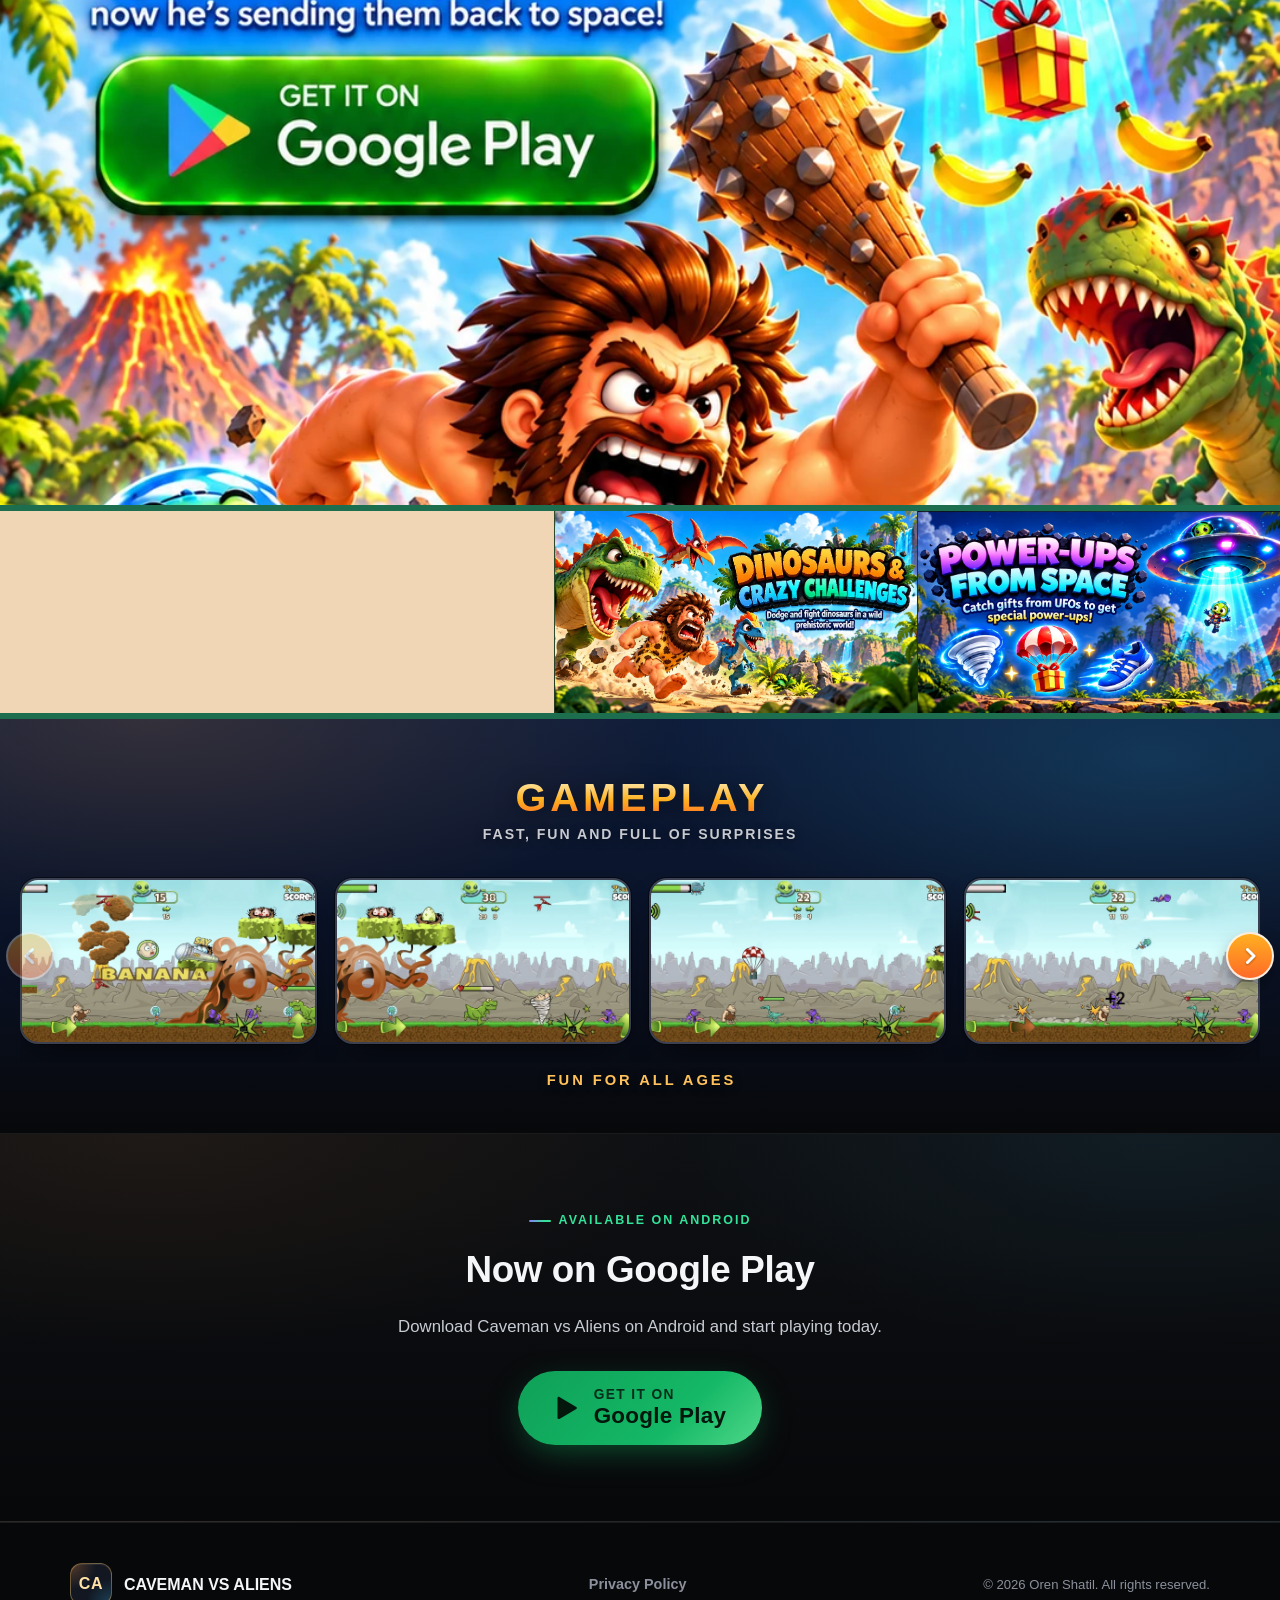
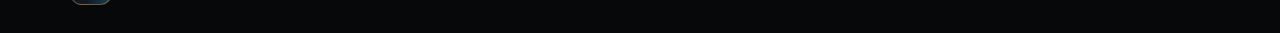
<file: index.html>
<!doctype html>
<html lang="en">
<head>
  <meta charset="utf-8">
  <meta name="viewport" content="width=device-width, initial-scale=1">
  <script>document.documentElement.classList.add('js');</script>
  <title>Caveman vs Aliens — Official Android Game Website</title>
  <meta name="description" content="Caveman vs Aliens is a fast, colorful arcade Android game where a lone caveman fights back an alien invasion — with optional voice commands. Available now on Google Play.">
  <link rel="canonical" href="https://cavemanvsaliens.com/">

  <!-- Open Graph (placeholders — update image URL and final domain before publishing) -->
  <meta property="og:type" content="website">
  <meta property="og:site_name" content="Caveman vs Aliens">
  <meta property="og:title" content="Caveman vs Aliens — Official Android Game Website">
  <meta property="og:description" content="Survive the invasion. Fight back. Go prehistoric. A fast, colorful arcade game for Android — available now on Google Play.">
  <meta property="og:image" content="https://cavemanvsaliens.com/assets/images/hero-final.png">
  <meta property="og:url" content="https://cavemanvsaliens.com/">
  <meta name="twitter:card" content="summary_large_image">

  <link rel="icon" type="image/svg+xml" href="assets/images/favicon.svg">
  <link rel="stylesheet" href="assets/css/style.css">
</head>
<body class="hero-art-nav">
  <a class="skip-link" href="#main">Skip to content</a>

  <!-- On this page the floating header's own nav pill is hidden at the
       widths where hero-final.png shows its own baked nav pill (see
       body.hero-art-nav rules in style.css), so the two never appear
       stacked. The hamburger/mobile menu below it is untouched and stays
       the real navigation at narrower widths, where the artwork's pill
       isn't in frame. -->
  <header class="site-header">
    <nav class="nav" aria-label="Primary">
      <ul class="nav-links">
        <li><a href="index.html" aria-current="page">Home</a></li>
        <li><a href="privacy.html">Privacy</a></li>
        <li>
          <button class="nav-link-btn" type="button" data-open-trailer>
            <svg viewBox="0 0 24 24" fill="currentColor" aria-hidden="true"><circle cx="12" cy="12" r="10" fill="none" stroke="currentColor" stroke-width="2"/><polygon points="10 8 16 12 10 16 10 8"/></svg>
            See It in Action
          </button>
        </li>
      </ul>

      <div class="nav-actions">
        <button
          class="nav-toggle"
          type="button"
          data-nav-toggle
          aria-expanded="false"
          aria-controls="mobileMenu"
          aria-label="Toggle menu"
        >
          <svg class="icon-open" viewBox="0 0 24 24" fill="none" stroke="currentColor" stroke-width="2" stroke-linecap="round"><line x1="4" y1="7" x2="20" y2="7"/><line x1="4" y1="12" x2="20" y2="12"/><line x1="4" y1="17" x2="20" y2="17"/></svg>
          <svg class="icon-close" viewBox="0 0 24 24" fill="none" stroke="currentColor" stroke-width="2" stroke-linecap="round"><line x1="6" y1="6" x2="18" y2="18"/><line x1="18" y1="6" x2="6" y2="18"/></svg>
        </button>
      </div>
    </nav>

    <div class="mobile-menu" id="mobileMenu" data-mobile-menu>
      <ul>
        <li><a href="index.html" aria-current="page">Home</a></li>
        <li><a href="privacy.html">Privacy</a></li>
        <li>
          <button class="nav-link-btn" type="button" data-open-trailer>
            <svg viewBox="0 0 24 24" fill="currentColor" aria-hidden="true"><circle cx="12" cy="12" r="10" fill="none" stroke="currentColor" stroke-width="2"/><polygon points="10 8 16 12 10 16 10 8"/></svg>
            See It in Action
          </button>
        </li>
      </ul>
    </div>
  </header>

  <main id="main">
    <!-- ===================== HERO =====================
         hero-final.png is the approved visual source of truth: it already
         bakes in the logo, headline, tagline, nav styling and Google Play
         button, so no HTML text/CTA is drawn on top of it. Real, functional,
         keyboard-accessible controls are layered over the image instead —
         pixel-aligned to what the artwork shows (desktop/tablet), with an
         accessible name but no visible duplicate label. A visually-hidden
         <h1> carries the page's real heading text for screen readers and
         SEO, since the headline is pixels, not text, inside the image. -->
    <section class="hero">
      <div class="hero-frame">
        <picture>
          <!-- Dedicated mobile hero (<=768px). Desktop/tablet keep using
               hero-final.* below, unchanged. The mobile art is its own
               composition (see assets/images/hero-mobile.*); if its pixel
               ratio ever changes, update --hero-mobile-ratio in style.css. -->
          <source media="(max-width: 768px)" srcset="assets/images/hero-mobile.webp" type="image/webp">
          <source media="(max-width: 768px)" srcset="assets/images/hero-mobile.png" type="image/png">
          <source srcset="assets/images/hero-final.webp" type="image/webp">
          <img
            class="hero-frame-img"
            src="assets/images/hero-final.png"
            alt=""
            width="1997" height="788"
            loading="eager"
          >
        </picture>

        <h1 class="visually-hidden">
          Caveman vs Aliens — The aliens woke the wrong caveman. Silly aliens
          woke a sleeping caveman — now he's sending them back to space!
        </h1>

        <!-- Invisible, pixel-aligned hit areas over the nav pill baked into
             the artwork. Shown only where that pill is actually in frame
             (desktop/tablet ≥860px); below that the real hamburger menu in
             the site header already provides this navigation, so these are
             hidden rather than duplicated. -->
        <nav class="hero-overlay-nav" aria-label="Primary">
          <a class="hero-hotspot hero-hotspot-home" href="index.html" aria-current="page">
            <span class="visually-hidden">Home</span>
          </a>
          <a class="hero-hotspot hero-hotspot-privacy" href="privacy.html">
            <span class="visually-hidden">Privacy</span>
          </a>
          <button class="hero-hotspot hero-hotspot-trailer" type="button" data-open-trailer aria-haspopup="dialog">
            <span class="visually-hidden">See It in Action</span>
          </button>
        </nav>

        <!-- Invisible hit area over the baked Google Play button — aligned
             at every breakpoint, since the button stays in frame through
             every crop. -->
        <button class="hero-hotspot hero-hotspot-play" type="button" data-open-play aria-haspopup="dialog">
          <span class="visually-hidden">Get it on Google Play</span>
        </button>
      </div>
    </section>

    <!-- ===================== GAME FEATURES (Phase C / C.1) =====================
         Three panels forming one continuous feature band under the Hero.
         Voice Commands (C.1): the approved final artwork
         (assets/images/panels/voice-commands-final.png) is the whole panel
         face, shown once and used exactly as supplied. All of its visible
         text (title, copy, BANANA, BOOM) is baked into the image, so the
         <img> is decorative (a <picture> swaps in a mobile-only
         recomposition of the SAME artwork under 700px) and equivalent text lives in a visually-hidden
         block for screen readers/SEO. The panel is deliberately NOT a
         button: the tutorial video does not exist yet, so there is no click
         action. [data-voice-tutorial-hook] marks where the future video
         phase will make the panel a keyboard-accessible control.

         Dinosaurs (C.2): same approach as Voice — the approved
         dinosaurs-final.png carries its own title + sentence, so it is a
         decorative <img> with equivalent visually-hidden text, in a plain
         non-interactive <article>. Power-Ups (C.3): same approach — the approved
         powerups-final.png carries its own title, sentence and power-up
         icons, so it is a decorative <img> with equivalent visually-hidden
         text, in a plain non-interactive <article>. -->
    <section class="features" aria-labelledby="featuresHeading">
      <h2 id="featuresHeading" class="visually-hidden">Game Features</h2>
      <div class="features-band">

        <article class="feature-panel feature-panel-voice reveal" data-voice-tutorial-hook>
          <span class="feature-art feature-art-voice" aria-hidden="true">
            <picture>
              <source media="(max-width: 699px)" srcset="assets/images/panels/voice-commands-mobile.webp" type="image/webp" width="1223" height="1466">
              <source media="(max-width: 699px)" srcset="assets/images/panels/voice-commands-mobile.png" width="1223" height="1466">
              <source srcset="assets/images/panels/voice-commands-final.webp" type="image/webp">
              <img src="assets/images/panels/voice-commands-final.png" alt="" width="2080" height="756" loading="lazy" decoding="async">
            </picture>
          </span>
          <div class="visually-hidden">
            <h3>Voice Commands</h3>
            <p>Use your voice to trigger powerful actions!</p>
            <ul>
              <li><strong>BANANA</strong> — Throw bananas!</li>
              <li><strong>BOOM</strong> — Get your club!</li>
            </ul>
          </div>
        </article>

        <article class="feature-panel feature-panel-dino reveal" data-feature="dinosaurs">
          <span class="feature-art feature-art-dino" aria-hidden="true">
            <picture>
              <source srcset="assets/images/panels/dinosaurs-final.webp" type="image/webp">
              <img src="assets/images/panels/dinosaurs-final.png" alt="" width="1787" height="880" loading="lazy" decoding="async">
            </picture>
          </span>
          <div class="visually-hidden">
            <h3>Dinosaurs &amp; Crazy Challenges</h3>
            <p>Dodge and fight dinosaurs in a wild prehistoric world!</p>
          </div>
        </article>

        <article class="feature-panel feature-panel-power reveal" data-feature="power-ups">
          <span class="feature-art feature-art-power" aria-hidden="true">
            <picture>
              <source srcset="assets/images/panels/powerups-final.webp" type="image/webp">
              <img src="assets/images/panels/powerups-final.png" alt="" width="1774" height="887" loading="lazy" decoding="async">
            </picture>
          </span>
          <div class="visually-hidden">
            <h3>Power-Ups from Space</h3>
            <p>Catch gifts from UFOs to get special power-ups!</p>
          </div>
        </article>

      </div>
    </section>

    <!-- ===================== GAMEPLAY (Phase D.2) =====================
         ONE carousel only. CSS-first: the track is a native horizontally
         scrolling, scroll-snapping flex row (works by swipe/trackpad/wheel
         with no JS); main.js only adds the Prev/Next buttons, their
         disabled state and arrow-key support. -->
    <section class="section gameplay" id="gameplay" aria-labelledby="gameplayHeading">
      <div class="container gp-container">
        <h2 class="gp-title reveal" id="gameplayHeading">
          <span class="gp-name">Gameplay</span>
          <span class="gp-tagline">Fast, fun and full of surprises</span>
        </h2>

        <div class="gp reveal" data-carousel role="region" aria-roledescription="carousel" aria-label="Gameplay">
          <!-- HOW TO ADD A SCREENSHOT LATER (no CSS/JS changes needed):
               1. Put the image in assets/images/gameplay/ (e.g. gameplay-real-01.png).
               2. Copy ONE <li class="gp-slide"> block below, paste it at the END of
                  this list, and change: data-kind="real", the img src, its
                  width/height and the alt text (describe what is on screen).
               Same list, same carousel — slide order is simply the order here. -->
          <ul class="gp-track" data-carousel-track>
          <li class="gp-slide" data-kind="real">
            <figure class="gp-card">
              <picture>
                <source srcset="assets/images/gameplay/gameplay-real-01.webp" type="image/webp">
                <img src="assets/images/gameplay/gameplay-real-01.jpg" alt="Caveman running past a giant lava tree toward aliens and a green dinosaur, with a BANANA shout bubble on screen" width="1260" height="709" loading="lazy" decoding="async">
              </picture>
            </figure>
          </li>
          <li class="gp-slide" data-kind="real">
            <figure class="gp-card">
              <picture>
                <source srcset="assets/images/gameplay/gameplay-real-02.webp" type="image/webp">
                <img src="assets/images/gameplay/gameplay-real-02.jpg" alt="A green dinosaur charging along the ground while a small tornado spins near purple aliens and a nest-topped tree" width="1260" height="709" loading="lazy" decoding="async">
              </picture>
            </figure>
          </li>
          <li class="gp-slide" data-kind="real">
            <figure class="gp-card">
              <picture>
                <source srcset="assets/images/gameplay/gameplay-real-03.webp" type="image/webp">
                <img src="assets/images/gameplay/gameplay-real-03.jpg" alt="Caveman facing a raptor and purple aliens as a parachute gift drifts down over the prehistoric valley" width="1260" height="709" loading="lazy" decoding="async">
              </picture>
            </figure>
          </li>
          <li class="gp-slide" data-kind="real">
            <figure class="gp-card">
              <picture>
                <source srcset="assets/images/gameplay/gameplay-real-04.webp" type="image/webp">
                <img src="assets/images/gameplay/gameplay-real-04.jpg" alt="Caveman dashing in a cloud of dust and sparks, scoring +2 on a purple alien in front of lava volcanoes" width="1260" height="709" loading="lazy" decoding="async">
              </picture>
            </figure>
          </li>
          <li class="gp-slide" data-kind="real">
            <figure class="gp-card">
              <picture>
                <source srcset="assets/images/gameplay/gameplay-real-05.webp" type="image/webp">
                <img src="assets/images/gameplay/gameplay-real-05.jpg" alt="Caveman on grassy platforms heading toward purple aliens as a parachute gift drops beneath a UFO" width="1260" height="709" loading="lazy" decoding="async">
              </picture>
            </figure>
          </li>
          <li class="gp-slide" data-kind="real">
            <figure class="gp-card">
              <picture>
                <source srcset="assets/images/gameplay/gameplay-real-06.webp" type="image/webp">
                <img src="assets/images/gameplay/gameplay-real-06.jpg" alt="Caveman running along grassy platforms as a parachute gift drifts down and a green dinosaur enters from the left" width="1260" height="709" loading="lazy" decoding="async">
              </picture>
            </figure>
          </li>
          </ul>

          <button class="gp-btn gp-prev" type="button" data-carousel-prev aria-label="Previous gameplay image">
            <svg viewBox="0 0 24 24" aria-hidden="true" focusable="false"><path d="M14.5 5.5 8 12l6.5 6.5" fill="none" stroke="currentColor" stroke-width="3" stroke-linecap="round" stroke-linejoin="round"/></svg>
          </button>
          <button class="gp-btn gp-next" type="button" data-carousel-next aria-label="Next gameplay image">
            <svg viewBox="0 0 24 24" aria-hidden="true" focusable="false"><path d="M9.5 5.5 16 12l-6.5 6.5" fill="none" stroke="currentColor" stroke-width="3" stroke-linecap="round" stroke-linejoin="round"/></svg>
          </button>
        </div>

        <p class="gp-bridge reveal">Fun for all ages</p>
      </div>
    </section>

    <!-- ===================== CTA BAND ===================== -->
    <section class="section cta-band">
      <div class="container reveal">
        <p class="eyebrow" style="justify-content:center; display:flex;">AVAILABLE ON ANDROID</p>
        <h2 class="section-title">Now on Google Play</h2>
        <p class="section-lead">Download Caveman vs Aliens on Android and start playing today.</p>
        <div class="hero-actions">
          <button class="btn btn-play" type="button" data-open-play aria-haspopup="dialog">
            <svg viewBox="0 0 24 24" fill="currentColor" aria-hidden="true"><path d="M3 3.5c0-.83.92-1.34 1.62-.9l14.5 8.5c.66.39.66 1.34 0 1.73l-14.5 8.5c-.7.44-1.62-.07-1.62-.9v-17z"/></svg>
            <span class="btn-play-text">
              <span class="btn-play-kicker">Get it on</span>
              <span class="btn-play-main">Google Play</span>
            </span>
          </button>
        </div>
      </div>
    </section>
  </main>

  <footer class="site-footer">
    <div class="container footer-grid">
      <div class="footer-brand">
        <span class="brand-mark" aria-hidden="true">CA</span>
        CAVEMAN VS ALIENS
      </div>
      <nav class="footer-links" aria-label="Footer">
        <a href="privacy.html">Privacy Policy</a>
      </nav>
      <p class="footer-meta">© 2026 Oren Shatil. All rights reserved.</p>
    </div>
  </footer>

  <!-- ===================== GOOGLE PLAY MODAL (Phase 2) =====================
       Desktop entry point for the Google Play CTA. On mobile the CTA skips
       this modal and navigates directly to the store instead (see
       assets/js/main.js). -->
  <div class="modal-overlay" id="googlePlayModal" role="dialog" aria-modal="true" aria-labelledby="googlePlayModalTitle">
    <div class="modal-card">
      <button class="modal-close" type="button" aria-label="Close">
        <svg viewBox="0 0 24 24" fill="none" stroke="currentColor" stroke-width="2" stroke-linecap="round"><line x1="6" y1="6" x2="18" y2="18"/><line x1="18" y1="6" x2="6" y2="18"/></svg>
      </button>
      <div class="modal-icon" aria-hidden="true">
        <svg viewBox="0 0 24 24" fill="currentColor"><path d="M3 3.5c0-.83.92-1.34 1.62-.9l14.5 8.5c.66.39.66 1.34 0 1.73l-14.5 8.5c-.7.44-1.62-.07-1.62-.9v-17z"/></svg>
      </div>
      <h2 class="modal-title" id="googlePlayModalTitle">Get Caveman vs Aliens</h2>

      <div data-play-live>
        <p class="modal-body-text">Scan to download on Android</p>
        <div class="modal-qr">
          <img data-play-qr-img src="assets/images/google-play-qr.png" alt="QR code to download Caveman vs Aliens on Google Play" width="540" height="540" decoding="async">
        </div>
        <div class="modal-actions">
          <a class="btn btn-play" data-play-open-link href="#" target="_blank" rel="noopener noreferrer">
            <span class="btn-play-text">
              <span class="btn-play-kicker">Open</span>
              <span class="btn-play-main">Google Play</span>
            </span>
          </a>
        </div>
      </div>
    </div>
  </div>

  <!-- ===================== SEE IT IN ACTION MODAL =====================
       One modal, two views. View 1 offers two cards (Game Intro / Voice
       Commands). Choosing a card swaps to view 2 (player). The single
       <video> has NO src/poster until a card is chosen, so no MP4 is
       requested during page load or when the modal merely opens; closing
       (or going Back) releases the video again. Opening never autoplays. -->
  <div class="modal-overlay media-overlay" id="trailerModal" role="dialog" aria-modal="true" aria-labelledby="mediaSelectTitle">
    <div class="modal-card modal-media" data-media-state="select">
      <button class="modal-close" type="button" aria-label="Close">
        <svg viewBox="0 0 24 24" fill="none" stroke="currentColor" stroke-width="2" stroke-linecap="round"><line x1="6" y1="6" x2="18" y2="18"/><line x1="18" y1="6" x2="6" y2="18"/></svg>
      </button>

      <section class="media-select" data-media-select>
        <h2 class="modal-title media-heading" id="mediaSelectTitle">SEE CAVEMAN VS ALIENS IN ACTION</h2>
        <p class="media-sub">Choose what you want to watch</p>
        <div class="media-cards">
          <button class="media-card" type="button" data-media-card
                  data-label="GAME INTRO"
                  data-video="assets/video/caveman-vs-aliens-trailer.mp4"
                  data-poster="assets/images/trailer/trailer-poster.webp">
            <span class="media-card-thumb">
              <img src="assets/images/trailer/trailer-poster.webp" alt="" width="848" height="478" loading="lazy" decoding="async">
              <span class="media-card-play" aria-hidden="true"><svg viewBox="0 0 24 24" fill="currentColor"><polygon points="8 5 19 12 8 19 8 5"/></svg></span>
            </span>
            <span class="media-card-title">GAME INTRO</span>
            <span class="media-card-desc">Meet the caveman. Meet the aliens.</span>
          </button>
          <button class="media-card" type="button" data-media-card
                  data-label="VOICE COMMANDS"
                  data-video="assets/video/caveman-vs-aliens-voice-commands.mp4"
                  data-poster="assets/images/trailer/voice-commands-poster.webp">
            <span class="media-card-thumb">
              <img src="assets/images/trailer/voice-commands-poster.webp" alt="" width="848" height="478" loading="lazy" decoding="async">
              <span class="media-card-play" aria-hidden="true"><svg viewBox="0 0 24 24" fill="currentColor"><polygon points="8 5 19 12 8 19 8 5"/></svg></span>
            </span>
            <span class="media-card-title">VOICE COMMANDS</span>
            <span class="media-card-desc">See how BANANA and BOOM work.</span>
          </button>
        </div>
      </section>

      <section class="media-player" data-media-player hidden>
        <div class="media-player-bar">
          <button class="media-back" type="button" data-media-back aria-label="Back to video choices">
            <svg viewBox="0 0 24 24" fill="none" stroke="currentColor" stroke-width="2.4" stroke-linecap="round" stroke-linejoin="round" aria-hidden="true"><polyline points="15 5 8 12 15 19"/></svg>
            <span>All videos</span>
          </button>
          <h2 class="media-player-title" id="mediaPlayerTitle" data-media-label></h2>
        </div>
        <div class="trailer-frame" data-trailer-embed>
          <video class="trailer-video" controls playsinline preload="none" width="1920" height="1080"></video>
        </div>
      </section>
    </div>
  </div>

  <script src="assets/js/main.js"></script>
</body>
</html>
</file>
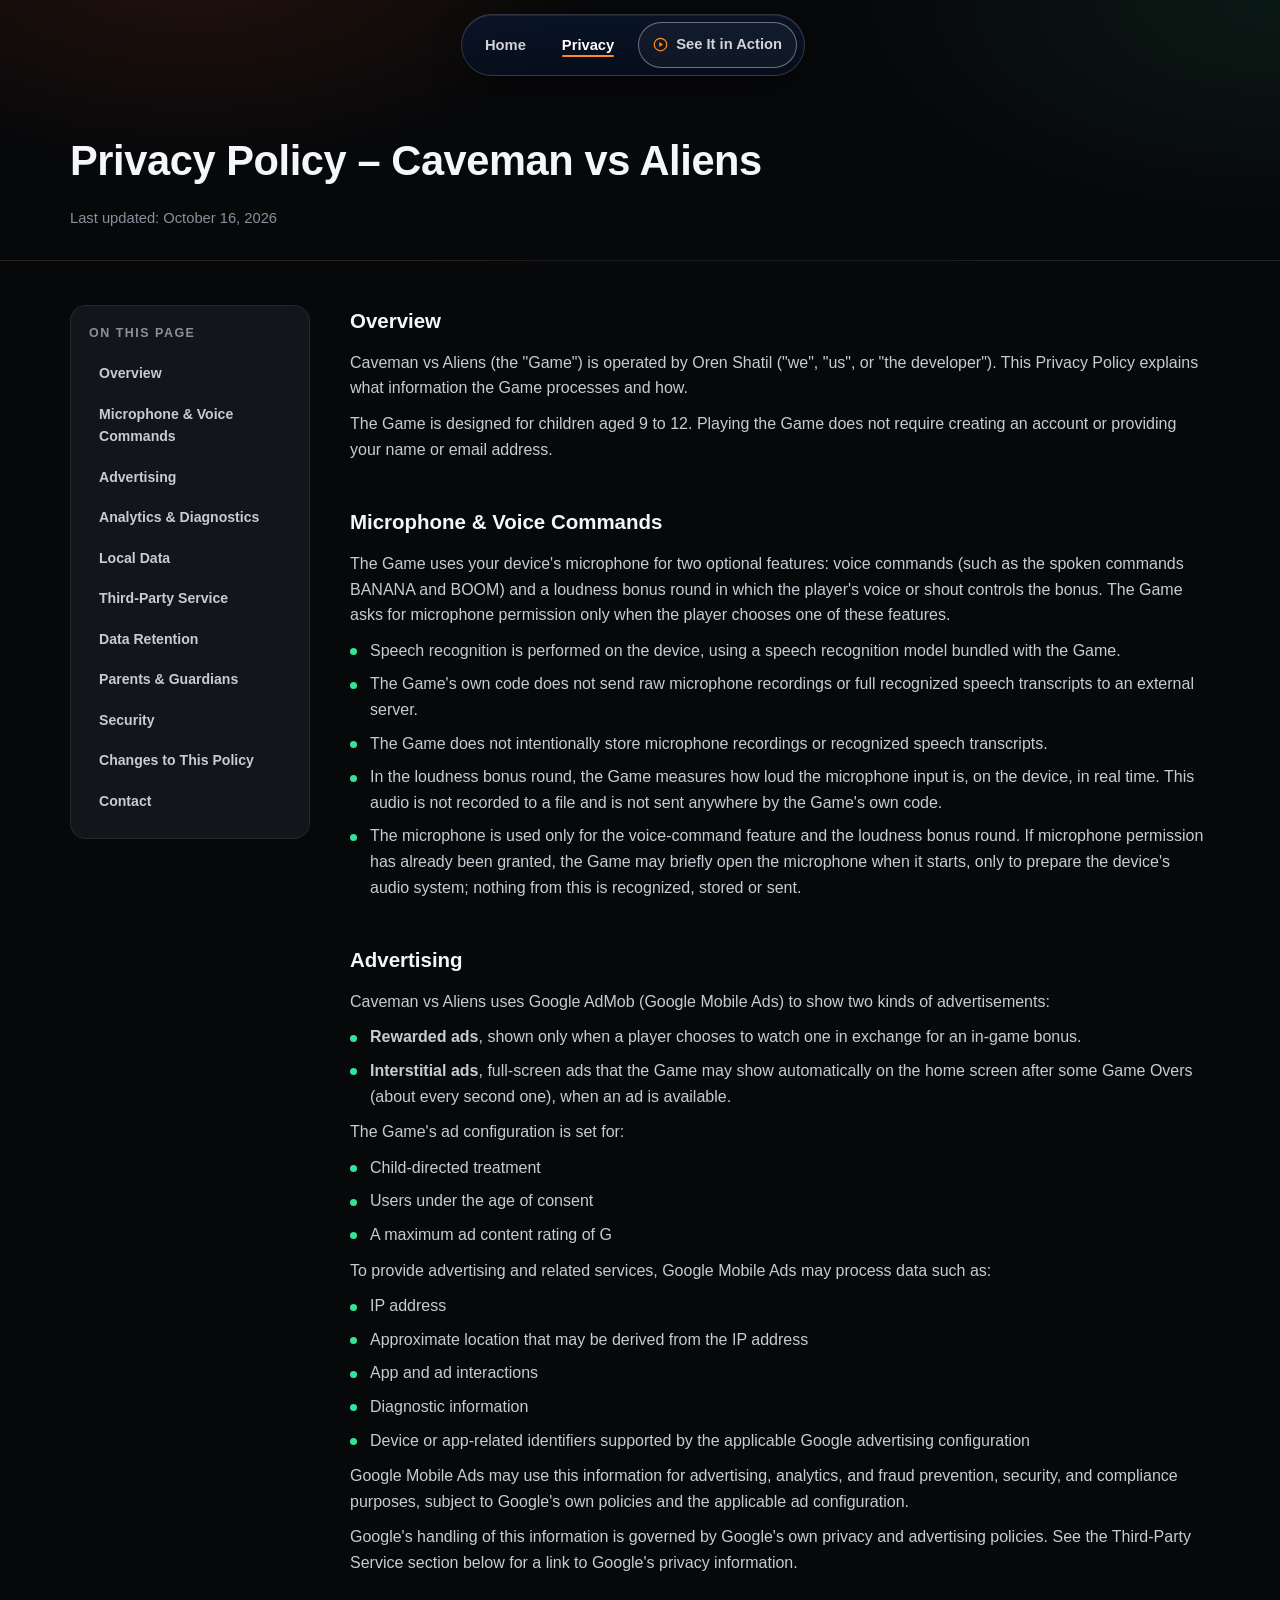
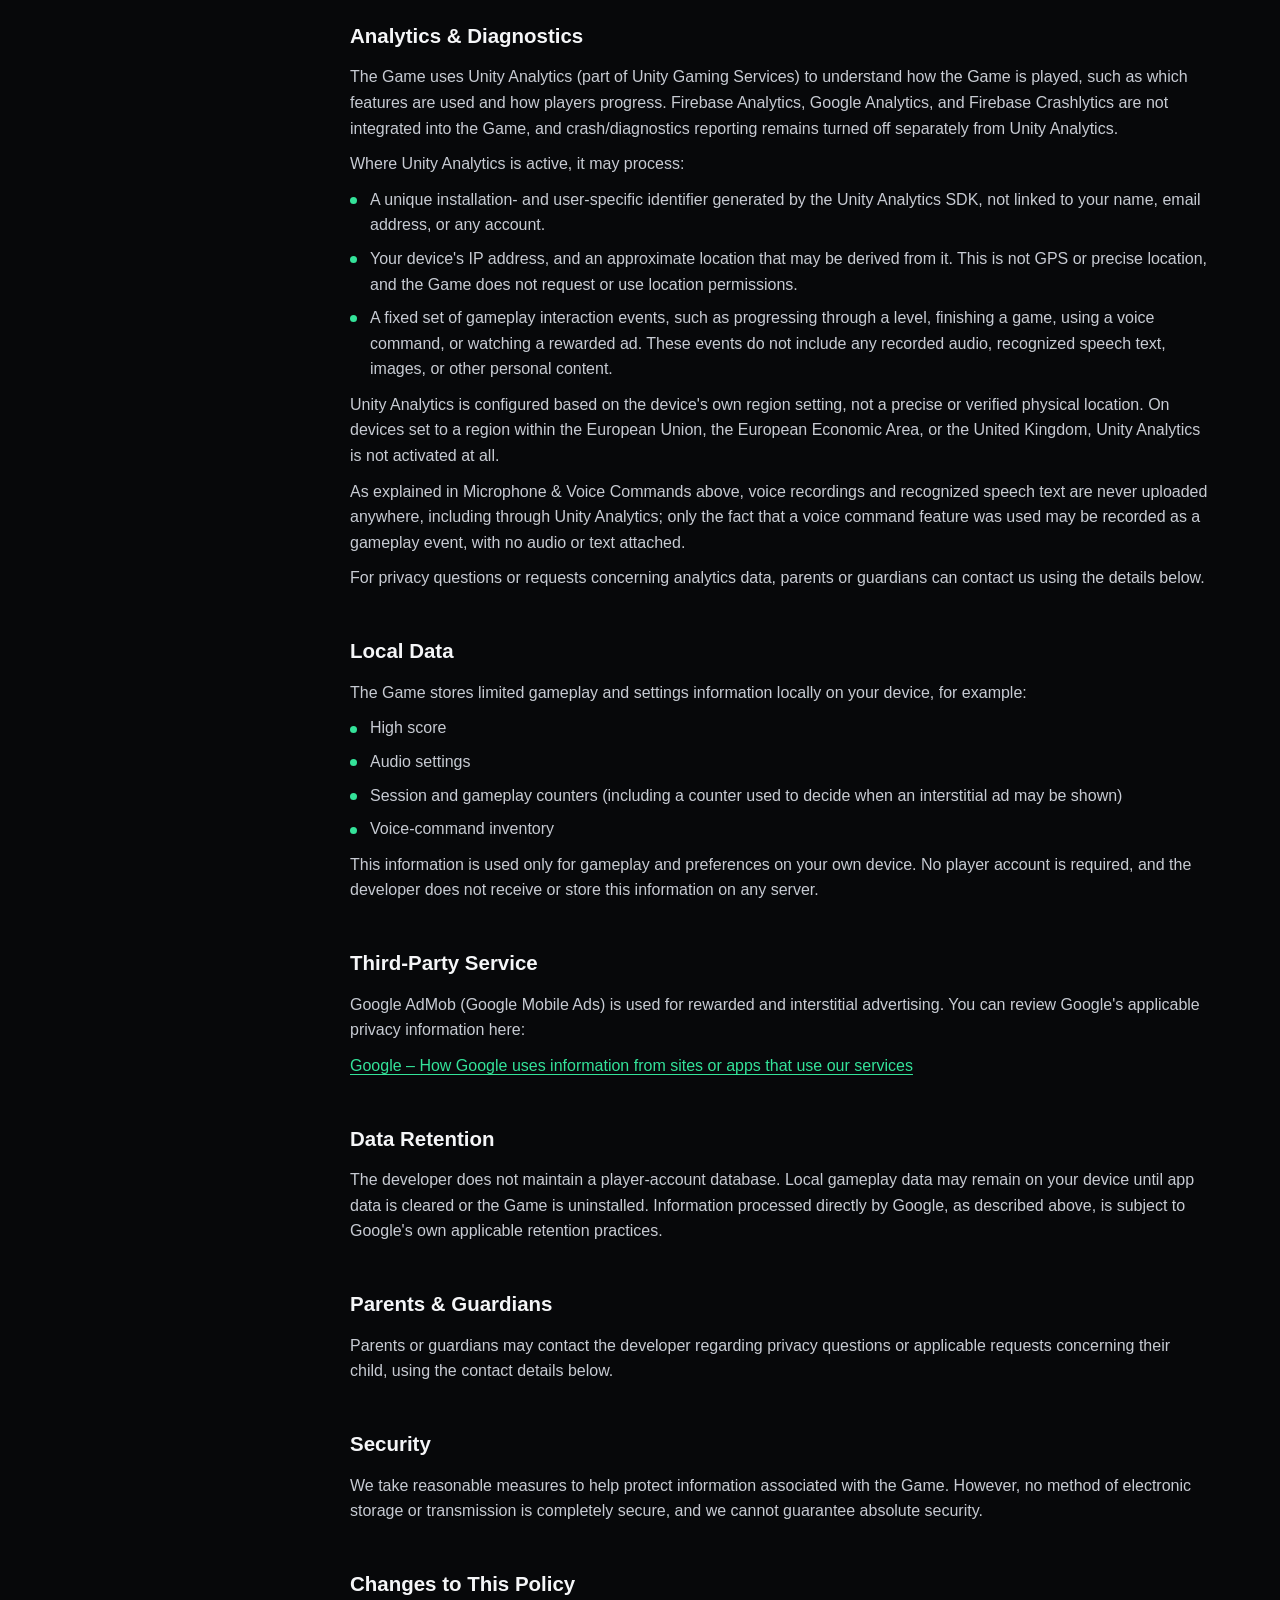
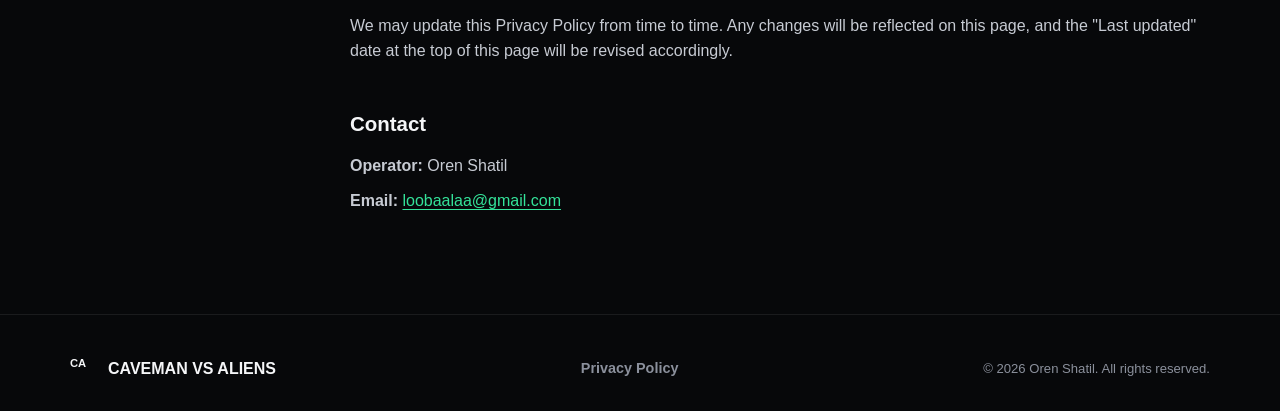
<file: privacy.html>
<!doctype html>
<html lang="en">
<head>
  <meta charset="utf-8">
  <meta name="viewport" content="width=device-width, initial-scale=1">
  <script>document.documentElement.classList.add('js');</script>
  <title>Privacy Policy – Caveman vs Aliens</title>
  <meta name="description" content="Privacy Policy for the Caveman vs Aliens Android game, operated by Oren Shatil. Explains microphone/voice commands, advertising, local storage, and contact details.">
  <link rel="canonical" href="https://cavemanvsaliens.com/privacy.html">

  <meta property="og:type" content="website">
  <meta property="og:site_name" content="Caveman vs Aliens">
  <meta property="og:title" content="Privacy Policy – Caveman vs Aliens">
  <meta property="og:description" content="Privacy Policy for the Caveman vs Aliens Android game.">
  <meta property="og:url" content="https://cavemanvsaliens.com/privacy.html">

  <link rel="icon" type="image/svg+xml" href="assets/images/favicon.svg">
  <link rel="stylesheet" href="assets/css/style.css">
</head>
<body>
  <a class="skip-link" href="#main">Skip to content</a>

  <header class="site-header">
    <nav class="nav" aria-label="Primary">
      <ul class="nav-links">
        <li><a href="index.html">Home</a></li>
        <li><a href="privacy.html" aria-current="page">Privacy</a></li>
        <li>
          <button class="nav-link-btn" type="button" data-open-trailer>
            <svg viewBox="0 0 24 24" fill="currentColor" aria-hidden="true"><circle cx="12" cy="12" r="10" fill="none" stroke="currentColor" stroke-width="2"/><polygon points="10 8 16 12 10 16 10 8"/></svg>
            See It in Action
          </button>
        </li>
      </ul>

      <div class="nav-actions">
        <button class="nav-toggle" type="button" data-nav-toggle aria-expanded="false" aria-controls="mobileMenu" aria-label="Toggle menu">
          <svg class="icon-open" viewBox="0 0 24 24" fill="none" stroke="currentColor" stroke-width="2" stroke-linecap="round"><line x1="4" y1="7" x2="20" y2="7"/><line x1="4" y1="12" x2="20" y2="12"/><line x1="4" y1="17" x2="20" y2="17"/></svg>
          <svg class="icon-close" viewBox="0 0 24 24" fill="none" stroke="currentColor" stroke-width="2" stroke-linecap="round"><line x1="6" y1="6" x2="18" y2="18"/><line x1="18" y1="6" x2="6" y2="18"/></svg>
        </button>
      </div>
    </nav>

    <div class="mobile-menu" id="mobileMenu" data-mobile-menu>
      <ul>
        <li><a href="index.html">Home</a></li>
        <li><a href="privacy.html" aria-current="page">Privacy</a></li>
        <li>
          <button class="nav-link-btn" type="button" data-open-trailer>
            <svg viewBox="0 0 24 24" fill="currentColor" aria-hidden="true"><circle cx="12" cy="12" r="10" fill="none" stroke="currentColor" stroke-width="2"/><polygon points="10 8 16 12 10 16 10 8"/></svg>
            See It in Action
          </button>
        </li>
      </ul>
    </div>
  </header>

  <main id="main">
    <section class="page-hero">
      <div class="container">
        <h1 class="page-title">Privacy Policy – Caveman vs Aliens</h1>
        <p class="page-meta">Last updated: October 16, 2026</p>
      </div>
    </section>

    <section class="legal">
      <div class="container legal-layout">
        <aside class="legal-toc" aria-label="Table of contents">
          <h2>On this page</h2>
          <ul>
            <li><a href="#overview">Overview</a></li>
            <li><a href="#microphone">Microphone &amp; Voice Commands</a></li>
            <li><a href="#advertising">Advertising</a></li>
            <li><a href="#analytics">Analytics &amp; Diagnostics</a></li>
            <li><a href="#local-data">Local Data</a></li>
            <li><a href="#third-party">Third-Party Service</a></li>
            <li><a href="#retention">Data Retention</a></li>
            <li><a href="#parents">Parents &amp; Guardians</a></li>
            <li><a href="#security">Security</a></li>
            <li><a href="#changes">Changes to This Policy</a></li>
            <li><a href="#contact">Contact</a></li>
          </ul>
        </aside>

        <div class="legal-body">
          <h2 id="overview">Overview</h2>
          <p>
            Caveman vs Aliens (the "Game") is operated by Oren Shatil ("we", "us", or "the developer").
            This Privacy Policy explains what information the Game processes and how.
          </p>
          <p>
            The Game is designed for children aged 9 to 12. Playing the Game does not require
            creating an account or providing your name or email address.
          </p>

          <h2 id="microphone">Microphone &amp; Voice Commands</h2>
          <p>
            The Game uses your device's microphone for two optional features: voice commands
            (such as the spoken commands BANANA and BOOM) and a loudness bonus round in which the
            player's voice or shout controls the bonus. The Game asks for microphone permission
            only when the player chooses one of these features.
          </p>
          <ul>
            <li>Speech recognition is performed on the device, using a speech recognition model bundled with the Game.</li>
            <li>The Game's own code does not send raw microphone recordings or full recognized speech transcripts to an external server.</li>
            <li>The Game does not intentionally store microphone recordings or recognized speech transcripts.</li>
            <li>In the loudness bonus round, the Game measures how loud the microphone input is, on the device, in real time. This audio is not recorded to a file and is not sent anywhere by the Game's own code.</li>
            <li>The microphone is used only for the voice-command feature and the loudness bonus round. If microphone permission has already been granted, the Game may briefly open the microphone when it starts, only to prepare the device's audio system; nothing from this is recognized, stored or sent.</li>
          </ul>

          <h2 id="advertising">Advertising</h2>
          <p>
            Caveman vs Aliens uses Google AdMob (Google Mobile Ads) to show two kinds of
            advertisements:
          </p>
          <ul>
            <li><strong>Rewarded ads</strong>, shown only when a player chooses to watch one in exchange for an in-game bonus.</li>
            <li><strong>Interstitial ads</strong>, full-screen ads that the Game may show automatically on the home screen after some Game Overs (about every second one), when an ad is available.</li>
          </ul>
          <p>The Game's ad configuration is set for:</p>
          <ul>
            <li>Child-directed treatment</li>
            <li>Users under the age of consent</li>
            <li>A maximum ad content rating of G</li>
          </ul>
          <p>
            To provide advertising and related services, Google Mobile Ads may process data such as:
          </p>
          <ul>
            <li>IP address</li>
            <li>Approximate location that may be derived from the IP address</li>
            <li>App and ad interactions</li>
            <li>Diagnostic information</li>
            <li>Device or app-related identifiers supported by the applicable Google advertising configuration</li>
          </ul>
          <p>
            Google Mobile Ads may use this information for advertising, analytics, and fraud prevention,
            security, and compliance purposes, subject to Google's own policies and the applicable ad configuration.
          </p>
          <p>
            Google's handling of this information is governed by Google's own privacy and advertising
            policies. See the Third-Party Service section below for a link to Google's privacy
            information.
          </p>

          <h2 id="analytics">Analytics &amp; Diagnostics</h2>
          <p>
            The Game uses Unity Analytics (part of Unity Gaming Services) to understand how the
            Game is played, such as which features are used and how players progress. Firebase
            Analytics, Google Analytics, and Firebase Crashlytics are not integrated into the
            Game, and crash/diagnostics reporting remains turned off separately from Unity Analytics.
          </p>
          <p>Where Unity Analytics is active, it may process:</p>
          <ul>
            <li>A unique installation- and user-specific identifier generated by the Unity Analytics SDK, not linked to your name, email address, or any account.</li>
            <li>Your device's IP address, and an approximate location that may be derived from it. This is not GPS or precise location, and the Game does not request or use location permissions.</li>
            <li>A fixed set of gameplay interaction events, such as progressing through a level, finishing a game, using a voice command, or watching a rewarded ad. These events do not include any recorded audio, recognized speech text, images, or other personal content.</li>
          </ul>
          <p>
            Unity Analytics is configured based on the device's own region setting, not a precise
            or verified physical location. On devices set to a region within the European Union,
            the European Economic Area, or the United Kingdom, Unity Analytics is not activated at all.
          </p>
          <p>
            As explained in Microphone &amp; Voice Commands above, voice recordings and recognized
            speech text are never uploaded anywhere, including through Unity Analytics; only the fact
            that a voice command feature was used may be recorded as a gameplay event, with no audio
            or text attached.
          </p>
          <p>
            For privacy questions or requests concerning analytics data, parents or guardians
            can contact us using the details below.
          </p>

          <h2 id="local-data">Local Data</h2>
          <p>
            The Game stores limited gameplay and settings information locally on your device,
            for example:
          </p>
          <ul>
            <li>High score</li>
            <li>Audio settings</li>
            <li>Session and gameplay counters (including a counter used to decide when an interstitial ad may be shown)</li>
            <li>Voice-command inventory</li>
          </ul>
          <p>
            This information is used only for gameplay and preferences on your own device. No
            player account is required, and the developer does not receive or store this
            information on any server.
          </p>

          <h2 id="third-party">Third-Party Service</h2>
          <p>
            Google AdMob (Google Mobile Ads) is used for rewarded and interstitial advertising. You can
            review Google's applicable privacy information here:
          </p>
          <p>
            <a class="link" href="https://policies.google.com/technologies/ads" target="_blank" rel="noopener noreferrer">
              Google – How Google uses information from sites or apps that use our services
            </a>
          </p>

          <h2 id="retention">Data Retention</h2>
          <p>
            The developer does not maintain a player-account database. Local gameplay data may
            remain on your device until app data is cleared or the Game is uninstalled.
            Information processed directly by Google, as described above, is subject to Google's
            own applicable retention practices.
          </p>

          <h2 id="parents">Parents &amp; Guardians</h2>
          <p>
            Parents or guardians may contact the developer regarding privacy questions or
            applicable requests concerning their child, using the contact details below.
          </p>

          <h2 id="security">Security</h2>
          <p>
            We take reasonable measures to help protect information associated with the Game.
            However, no method of electronic storage or transmission is completely secure, and we
            cannot guarantee absolute security.
          </p>

          <h2 id="changes">Changes to This Policy</h2>
          <p>
            We may update this Privacy Policy from time to time. Any changes will be reflected on
            this page, and the "Last updated" date at the top of this page will be revised
            accordingly.
          </p>

          <h2 id="contact">Contact</h2>
          <p><strong>Operator:</strong> Oren Shatil</p>
          <p><strong>Email:</strong> <a class="link" href="mailto:loobaalaa@gmail.com">loobaalaa@gmail.com</a></p>
        </div>
      </div>
    </section>
  </main>

  <footer class="site-footer">
    <div class="container footer-grid">
      <div class="footer-brand">
        <span class="brand-mark" aria-hidden="true" style="width:28px;height:28px;font-size:0.7rem;">CA</span>
        CAVEMAN VS ALIENS
      </div>
      <nav class="footer-links" aria-label="Footer">
        <a href="privacy.html">Privacy Policy</a>
      </nav>
      <p class="footer-meta">© 2026 Oren Shatil. All rights reserved.</p>
    </div>
  </footer>

  <!-- ===================== SEE IT IN ACTION MODAL =====================
       One modal, two views. View 1 offers two cards (Game Intro / Voice
       Commands). Choosing a card swaps to view 2 (player). The single
       <video> has NO src/poster until a card is chosen, so no MP4 is
       requested during page load or when the modal merely opens; closing
       (or going Back) releases the video again. Opening never autoplays. -->
  <div class="modal-overlay media-overlay" id="trailerModal" role="dialog" aria-modal="true" aria-labelledby="mediaSelectTitle">
    <div class="modal-card modal-media" data-media-state="select">
      <button class="modal-close" type="button" aria-label="Close">
        <svg viewBox="0 0 24 24" fill="none" stroke="currentColor" stroke-width="2" stroke-linecap="round"><line x1="6" y1="6" x2="18" y2="18"/><line x1="18" y1="6" x2="6" y2="18"/></svg>
      </button>

      <section class="media-select" data-media-select>
        <h2 class="modal-title media-heading" id="mediaSelectTitle">SEE CAVEMAN VS ALIENS IN ACTION</h2>
        <p class="media-sub">Choose what you want to watch</p>
        <div class="media-cards">
          <button class="media-card" type="button" data-media-card
                  data-label="GAME INTRO"
                  data-video="assets/video/caveman-vs-aliens-trailer.mp4"
                  data-poster="assets/images/trailer/trailer-poster.webp">
            <span class="media-card-thumb">
              <img src="assets/images/trailer/trailer-poster.webp" alt="" width="848" height="478" loading="lazy" decoding="async">
              <span class="media-card-play" aria-hidden="true"><svg viewBox="0 0 24 24" fill="currentColor"><polygon points="8 5 19 12 8 19 8 5"/></svg></span>
            </span>
            <span class="media-card-title">GAME INTRO</span>
            <span class="media-card-desc">Meet the caveman. Meet the aliens.</span>
          </button>
          <button class="media-card" type="button" data-media-card
                  data-label="VOICE COMMANDS"
                  data-video="assets/video/caveman-vs-aliens-voice-commands.mp4"
                  data-poster="assets/images/trailer/voice-commands-poster.webp">
            <span class="media-card-thumb">
              <img src="assets/images/trailer/voice-commands-poster.webp" alt="" width="848" height="478" loading="lazy" decoding="async">
              <span class="media-card-play" aria-hidden="true"><svg viewBox="0 0 24 24" fill="currentColor"><polygon points="8 5 19 12 8 19 8 5"/></svg></span>
            </span>
            <span class="media-card-title">VOICE COMMANDS</span>
            <span class="media-card-desc">See how BANANA and BOOM work.</span>
          </button>
        </div>
      </section>

      <section class="media-player" data-media-player hidden>
        <div class="media-player-bar">
          <button class="media-back" type="button" data-media-back aria-label="Back to video choices">
            <svg viewBox="0 0 24 24" fill="none" stroke="currentColor" stroke-width="2.4" stroke-linecap="round" stroke-linejoin="round" aria-hidden="true"><polyline points="15 5 8 12 15 19"/></svg>
            <span>All videos</span>
          </button>
          <h2 class="media-player-title" id="mediaPlayerTitle" data-media-label></h2>
        </div>
        <div class="trailer-frame" data-trailer-embed>
          <video class="trailer-video" controls playsinline preload="none" width="1920" height="1080"></video>
        </div>
      </section>
    </div>
  </div>

  <script src="assets/js/main.js"></script>
</body>
</html>
</file>
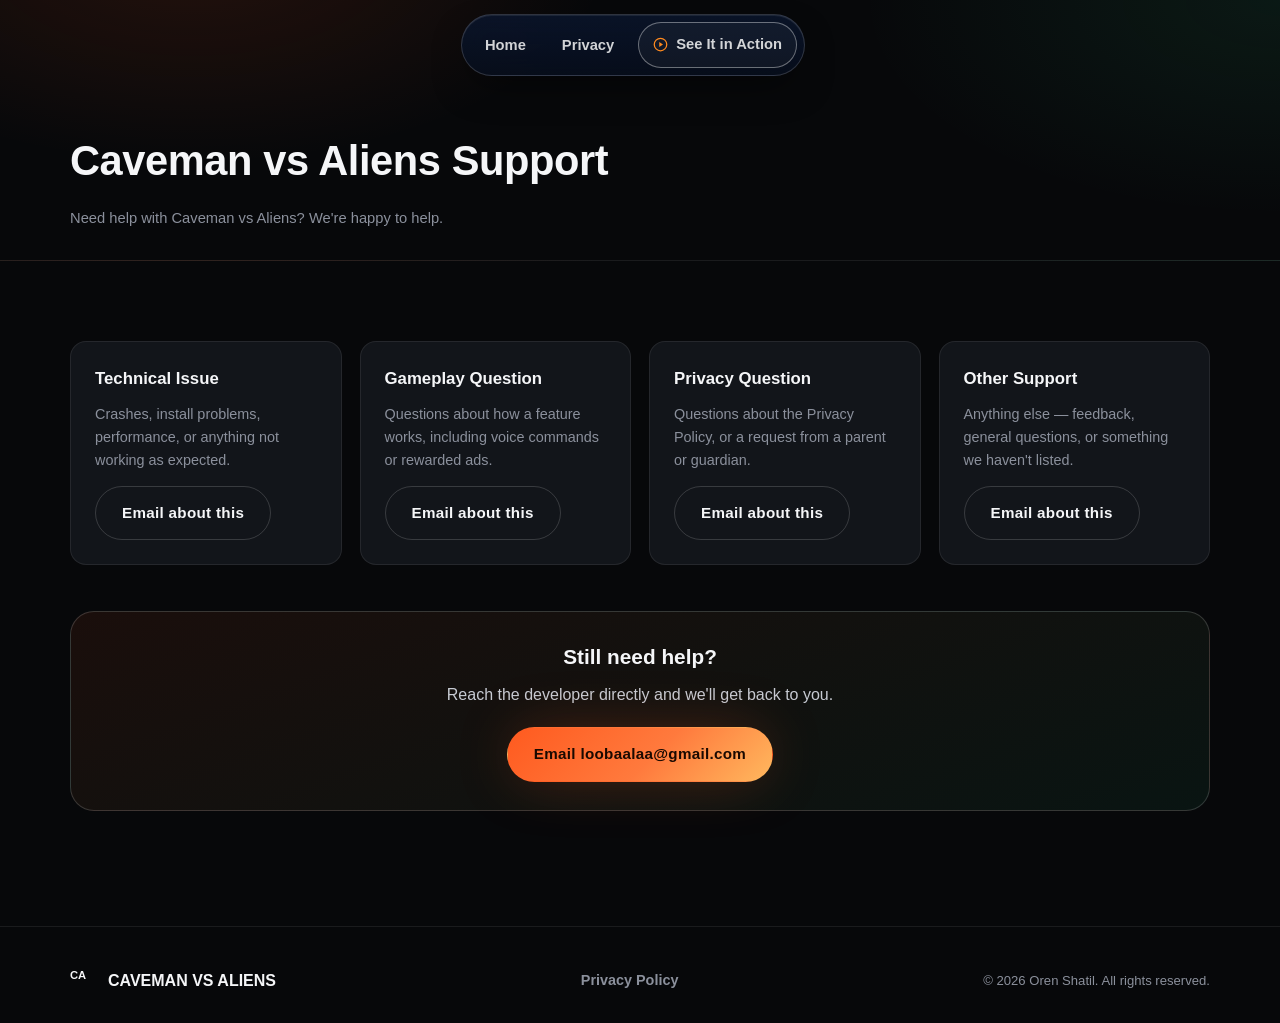
<file: support.html>
<!doctype html>
<html lang="en">
<head>
  <meta charset="utf-8">
  <meta name="viewport" content="width=device-width, initial-scale=1">
  <script>document.documentElement.classList.add('js');</script>
  <title>Caveman vs Aliens Support</title>
  <meta name="description" content="Get help with Caveman vs Aliens — technical issues, gameplay questions, privacy questions, and other support.">
  <link rel="canonical" href="https://cavemanvsaliens.com/support.html">

  <meta property="og:type" content="website">
  <meta property="og:site_name" content="Caveman vs Aliens">
  <meta property="og:title" content="Caveman vs Aliens Support">
  <meta property="og:description" content="Get help with Caveman vs Aliens.">
  <meta property="og:url" content="https://cavemanvsaliens.com/support.html">

  <link rel="icon" type="image/svg+xml" href="assets/images/favicon.svg">
  <link rel="stylesheet" href="assets/css/style.css">
</head>
<body>
  <a class="skip-link" href="#main">Skip to content</a>

  <header class="site-header">
    <nav class="nav" aria-label="Primary">
      <ul class="nav-links">
        <li><a href="index.html">Home</a></li>
        <li><a href="privacy.html">Privacy</a></li>
        <li>
          <button class="nav-link-btn" type="button" data-open-trailer>
            <svg viewBox="0 0 24 24" fill="currentColor" aria-hidden="true"><circle cx="12" cy="12" r="10" fill="none" stroke="currentColor" stroke-width="2"/><polygon points="10 8 16 12 10 16 10 8"/></svg>
            See It in Action
          </button>
        </li>
      </ul>

      <div class="nav-actions">
        <button class="nav-toggle" type="button" data-nav-toggle aria-expanded="false" aria-controls="mobileMenu" aria-label="Toggle menu">
          <svg class="icon-open" viewBox="0 0 24 24" fill="none" stroke="currentColor" stroke-width="2" stroke-linecap="round"><line x1="4" y1="7" x2="20" y2="7"/><line x1="4" y1="12" x2="20" y2="12"/><line x1="4" y1="17" x2="20" y2="17"/></svg>
          <svg class="icon-close" viewBox="0 0 24 24" fill="none" stroke="currentColor" stroke-width="2" stroke-linecap="round"><line x1="6" y1="6" x2="18" y2="18"/><line x1="18" y1="6" x2="6" y2="18"/></svg>
        </button>
      </div>
    </nav>

    <div class="mobile-menu" id="mobileMenu" data-mobile-menu>
      <ul>
        <li><a href="index.html">Home</a></li>
        <li><a href="privacy.html">Privacy</a></li>
        <li>
          <button class="nav-link-btn" type="button" data-open-trailer>
            <svg viewBox="0 0 24 24" fill="currentColor" aria-hidden="true"><circle cx="12" cy="12" r="10" fill="none" stroke="currentColor" stroke-width="2"/><polygon points="10 8 16 12 10 16 10 8"/></svg>
            See It in Action
          </button>
        </li>
      </ul>
    </div>
  </header>

  <main id="main">
    <section class="page-hero">
      <div class="container">
        <h1 class="page-title">Caveman vs Aliens Support</h1>
        <p class="page-meta">Need help with Caveman vs Aliens? We're happy to help.</p>
      </div>
    </section>

    <section class="section" style="padding-top:44px;">
      <div class="container">
        <div class="support-grid reveal">
          <div class="support-card">
            <h3>Technical Issue</h3>
            <p>Crashes, install problems, performance, or anything not working as expected.</p>
            <a class="btn btn-ghost" href="mailto:loobaalaa@gmail.com?subject=Caveman%20vs%20Aliens%20-%20Technical%20Issue">Email about this</a>
          </div>
          <div class="support-card">
            <h3>Gameplay Question</h3>
            <p>Questions about how a feature works, including voice commands or rewarded ads.</p>
            <a class="btn btn-ghost" href="mailto:loobaalaa@gmail.com?subject=Caveman%20vs%20Aliens%20-%20Gameplay%20Question">Email about this</a>
          </div>
          <div class="support-card">
            <h3>Privacy Question</h3>
            <p>Questions about the Privacy Policy, or a request from a parent or guardian.</p>
            <a class="btn btn-ghost" href="mailto:loobaalaa@gmail.com?subject=Caveman%20vs%20Aliens%20-%20Privacy%20Question">Email about this</a>
          </div>
          <div class="support-card">
            <h3>Other Support</h3>
            <p>Anything else — feedback, general questions, or something we haven't listed.</p>
            <a class="btn btn-ghost" href="mailto:loobaalaa@gmail.com?subject=Caveman%20vs%20Aliens%20-%20Other%20Support">Email about this</a>
          </div>
        </div>

        <div class="contact-panel reveal">
          <h2>Still need help?</h2>
          <p>Reach the developer directly and we'll get back to you.</p>
          <a class="btn btn-primary" href="mailto:loobaalaa@gmail.com">Email loobaalaa@gmail.com</a>
        </div>
      </div>
    </section>
  </main>

  <footer class="site-footer">
    <div class="container footer-grid">
      <div class="footer-brand">
        <span class="brand-mark" aria-hidden="true" style="width:28px;height:28px;font-size:0.7rem;">CA</span>
        CAVEMAN VS ALIENS
      </div>
      <nav class="footer-links" aria-label="Footer">
        <a href="privacy.html">Privacy Policy</a>
      </nav>
      <p class="footer-meta">© 2026 Oren Shatil. All rights reserved.</p>
    </div>
  </footer>

  <!-- ===================== SEE IT IN ACTION MODAL =====================
       One modal, two views. View 1 offers two cards (Game Intro / Voice
       Commands). Choosing a card swaps to view 2 (player). The single
       <video> has NO src/poster until a card is chosen, so no MP4 is
       requested during page load or when the modal merely opens; closing
       (or going Back) releases the video again. Opening never autoplays. -->
  <div class="modal-overlay media-overlay" id="trailerModal" role="dialog" aria-modal="true" aria-labelledby="mediaSelectTitle">
    <div class="modal-card modal-media" data-media-state="select">
      <button class="modal-close" type="button" aria-label="Close">
        <svg viewBox="0 0 24 24" fill="none" stroke="currentColor" stroke-width="2" stroke-linecap="round"><line x1="6" y1="6" x2="18" y2="18"/><line x1="18" y1="6" x2="6" y2="18"/></svg>
      </button>

      <section class="media-select" data-media-select>
        <h2 class="modal-title media-heading" id="mediaSelectTitle">SEE CAVEMAN VS ALIENS IN ACTION</h2>
        <p class="media-sub">Choose what you want to watch</p>
        <div class="media-cards">
          <button class="media-card" type="button" data-media-card
                  data-label="GAME INTRO"
                  data-video="assets/video/caveman-vs-aliens-trailer.mp4"
                  data-poster="assets/images/trailer/trailer-poster.webp">
            <span class="media-card-thumb">
              <img src="assets/images/trailer/trailer-poster.webp" alt="" width="848" height="478" loading="lazy" decoding="async">
              <span class="media-card-play" aria-hidden="true"><svg viewBox="0 0 24 24" fill="currentColor"><polygon points="8 5 19 12 8 19 8 5"/></svg></span>
            </span>
            <span class="media-card-title">GAME INTRO</span>
            <span class="media-card-desc">Meet the caveman. Meet the aliens.</span>
          </button>
          <button class="media-card" type="button" data-media-card
                  data-label="VOICE COMMANDS"
                  data-video="assets/video/caveman-vs-aliens-voice-commands.mp4"
                  data-poster="assets/images/trailer/voice-commands-poster.webp">
            <span class="media-card-thumb">
              <img src="assets/images/trailer/voice-commands-poster.webp" alt="" width="848" height="478" loading="lazy" decoding="async">
              <span class="media-card-play" aria-hidden="true"><svg viewBox="0 0 24 24" fill="currentColor"><polygon points="8 5 19 12 8 19 8 5"/></svg></span>
            </span>
            <span class="media-card-title">VOICE COMMANDS</span>
            <span class="media-card-desc">See how BANANA and BOOM work.</span>
          </button>
        </div>
      </section>

      <section class="media-player" data-media-player hidden>
        <div class="media-player-bar">
          <button class="media-back" type="button" data-media-back aria-label="Back to video choices">
            <svg viewBox="0 0 24 24" fill="none" stroke="currentColor" stroke-width="2.4" stroke-linecap="round" stroke-linejoin="round" aria-hidden="true"><polyline points="15 5 8 12 15 19"/></svg>
            <span>All videos</span>
          </button>
          <h2 class="media-player-title" id="mediaPlayerTitle" data-media-label></h2>
        </div>
        <div class="trailer-frame" data-trailer-embed>
          <video class="trailer-video" controls playsinline preload="none" width="1920" height="1080"></video>
        </div>
      </section>
    </div>
  </div>

  <script src="assets/js/main.js"></script>
</body>
</html>
</file>
<file: assets/css/style.css>
/* ==========================================================================
   Caveman vs Aliens — Official Website
   Vanilla CSS, no framework, no external fonts. Mobile-first.
   ========================================================================== */

:root {
  /* Core palette — prehistoric night + alien glow */
  --bg-0: #07080a;
  --bg-1: #0e1013;
  --bg-2: #15181d;
  --bg-card: #12151a;
  --line: rgba(255, 255, 255, 0.08);
  --line-strong: rgba(255, 255, 255, 0.16);

  --text-0: #f5f6f8;
  --text-1: #c7cbd3;
  --text-2: #8b909c;

  --ember: #ff7a3d;
  --ember-strong: #ff5a1f;
  --alien: #63ffb0;
  --alien-strong: #34e39a;
  --ufo: #8b7bff;

  --grad-ember: linear-gradient(135deg, var(--ember-strong), var(--ember) 55%, #ffb85e);
  --grad-alien: linear-gradient(135deg, var(--ufo), var(--alien-strong) 70%);

  /* Phase 2 — brighter "sky" palette, used for the hero + Play/Trailer CTAs.
     Kept separate from the core dark tokens above so the rest of the site
     (out of scope for this phase) is untouched. */
  --sky-top: #2fb2e0;
  --sky-mid: #6cd6e8;
  --sky-horizon: #ffd166;
  --sun-glow: #ffb84d;
  --ground: #1c6e4f;
  --play-green: #14b866;
  --play-green-strong: #0fa058;
  --trailer-amber: #ff8a1f;
  --trailer-amber-strong: #ff6a00;

  --grad-sky: linear-gradient(180deg, var(--sky-top) 0%, var(--sky-mid) 45%, var(--sky-horizon) 100%);
  --grad-play: linear-gradient(135deg, var(--play-green-strong), var(--play-green) 65%, #4fd88a);
  --grad-trailer: linear-gradient(135deg, var(--trailer-amber-strong), var(--trailer-amber) 70%);

  --radius-s: 10px;
  --radius-m: 16px;
  --radius-l: 24px;

  --shadow-card: 0 20px 60px -20px rgba(0, 0, 0, 0.65);
  --shadow-glow-ember: 0 0 60px -10px rgba(255, 90, 31, 0.35);
  --shadow-glow-alien: 0 0 60px -10px rgba(52, 227, 154, 0.3);
  --shadow-glow-play: 0 10px 34px -8px rgba(15, 160, 88, 0.55);

  --container: 1180px;
  --gutter: 20px;

  --font-display: -apple-system, "Segoe UI", Roboto, "Helvetica Neue", Arial, sans-serif;
  --font-body: -apple-system, "Segoe UI", Roboto, "Helvetica Neue", Arial, sans-serif;

  --ease: cubic-bezier(0.22, 1, 0.36, 1);
  --z-modal: 300;
}

/* ---------- Reset ---------- */
*, *::before, *::after { box-sizing: border-box; }
html { scroll-behavior: smooth; }
body {
  margin: 0;
  background: var(--bg-0);
  color: var(--text-1);
  font-family: var(--font-body);
  line-height: 1.6;
  -webkit-font-smoothing: antialiased;
  text-rendering: optimizeLegibility;
}
img { max-width: 100%; display: block; height: auto; }
a { color: inherit; }
h1, h2, h3, h4 { color: var(--text-0); margin: 0; font-family: var(--font-display); }
p { margin: 0; }
ul { margin: 0; padding: 0; list-style: none; }
button { font: inherit; }

@media (prefers-reduced-motion: reduce) {
  html { scroll-behavior: auto; }
  *, *::before, *::after { animation-duration: 0.001ms !important; animation-iteration-count: 1 !important; transition-duration: 0.001ms !important; }
}

/* ---------- Utility ---------- */
.container { width: 100%; max-width: var(--container); margin: 0 auto; padding: 0 var(--gutter); }
.visually-hidden {
  position: absolute; width: 1px; height: 1px; padding: 0; margin: -1px;
  overflow: hidden; clip: rect(0,0,0,0); white-space: nowrap; border: 0;
}
.skip-link {
  position: absolute; left: 12px; top: -60px;
  background: var(--alien-strong); color: #06120c; font-weight: 700;
  padding: 10px 16px; border-radius: var(--radius-s); z-index: 200;
  transition: top .2s var(--ease);
}
.skip-link:focus { top: 12px; }

.eyebrow {
  display: inline-flex; align-items: center; gap: 8px;
  font-size: 0.78rem; font-weight: 800; letter-spacing: 0.16em; text-transform: uppercase;
  color: var(--alien-strong);
}
.eyebrow::before {
  content: ""; width: 22px; height: 2px; background: var(--grad-alien); border-radius: 2px;
}

.section { padding: clamp(56px, 9vw, 120px) 0; position: relative; }
.section-title {
  font-size: clamp(1.7rem, 3.4vw, 2.6rem);
  font-weight: 800; letter-spacing: -0.01em; margin-top: 10px;
}
.section-lead { margin-top: 14px; color: var(--text-1); font-size: 1.05rem; }

.backdrop-line {
  position: absolute; inset: 0; pointer-events: none; z-index: 0;
  background-image:
    radial-gradient(600px 300px at 15% 0%, rgba(255,90,31,0.08), transparent 60%),
    radial-gradient(600px 300px at 85% 100%, rgba(52,227,154,0.08), transparent 60%);
}

/* ---------- Buttons ---------- */
.btn {
  display: inline-flex; align-items: center; justify-content: center; gap: 10px;
  padding: 14px 26px; border-radius: 999px; font-weight: 800;
  font-size: 0.95rem; letter-spacing: 0.02em; text-decoration: none;
  border: 1px solid transparent; cursor: pointer;
  transition: transform .18s var(--ease), box-shadow .18s var(--ease), border-color .18s var(--ease);
}
.btn:active { transform: translateY(1px) scale(0.99); }
.btn-primary {
  background: var(--grad-ember); color: #1a0900;
  box-shadow: var(--shadow-glow-ember);
}
.btn-primary:hover { box-shadow: 0 0 80px -8px rgba(255,90,31,0.55); }
.btn-ghost {
  background: transparent; color: var(--text-0); border-color: var(--line-strong);
}
.btn-ghost:hover { border-color: var(--alien-strong); color: var(--alien-strong); }
.btn-store {
  background: var(--bg-card); color: var(--text-1);
  border: 1px dashed var(--line-strong);
  cursor: default; user-select: none;
}
.btn-store .btn-store-kicker { display: block; font-size: 0.68rem; font-weight: 700; letter-spacing: 0.12em; color: var(--text-2); text-transform: uppercase; }
.btn-store .btn-store-main { display: block; font-size: 0.98rem; font-weight: 800; color: var(--text-0); margin-top: 2px; }

/* ---------- Google Play CTA (Phase 2) ---------- */
.btn-play {
  background: var(--grad-play); color: #04170d;
  box-shadow: var(--shadow-glow-play);
  border: none;
}
.btn-play:hover { box-shadow: 0 14px 46px -8px rgba(15, 160, 88, 0.7); transform: translateY(-1px); }
.btn-play svg { width: 22px; height: 22px; flex: none; }
.btn-play .btn-play-text { display: flex; flex-direction: column; align-items: flex-start; line-height: 1.15; }
.btn-play .btn-play-kicker { font-size: 0.62rem; font-weight: 700; letter-spacing: 0.1em; text-transform: uppercase; opacity: 0.85; }
.btn-play .btn-play-main { font-size: 1rem; font-weight: 900; }

/* ---------- Nav "Watch Trailer" button (Phase 2) ---------- */
.nav-link-btn {
  display: inline-flex; align-items: center; gap: 8px;
  background: transparent; border: none; cursor: pointer;
  text-decoration: none; color: rgba(255, 255, 255, 0.82); font-weight: 700; font-size: 0.92rem;
  padding: 10px 14px; border-radius: 999px; transition: color .15s, background .15s, border-color .15s;
  font-family: inherit;
}
.nav-link-btn:hover { color: #fff; }
.nav-link-btn svg { width: 15px; height: 15px; color: var(--trailer-amber); flex: none; }
.mobile-menu .nav-link-btn {
  display: flex; align-items: center; gap: 10px; width: 100%; text-align: left;
  padding: 14px 12px; border-radius: var(--radius-s);
  color: rgba(255, 255, 255, 0.82); font-weight: 700; font-size: 1rem;
  border-bottom: 1px solid rgba(255, 255, 255, 0.08); background: transparent; border-left: none; border-right: none; border-top: none;
}
.mobile-menu .nav-link-btn svg { width: 16px; height: 16px; color: var(--trailer-amber); }

/* ---------- Header / Nav ----------
   Correction pass 1: the header is now a true overlay — position: absolute,
   fully transparent, taken out of normal document flow — so it floats on
   top of whatever paints behind it (the Hero's sky on index.html, the page
   banner on inner pages) instead of reserving its own full-width black
   strip above the content. Sections that sit under it (.hero, .page-hero)
   add top padding so their content clears the floating nav.
   Brand/logo chip removed from the header entirely (branding now lives
   only in the Hero, and in each page's own <h1>) to avoid duplicating it. */
.site-header {
  position: absolute; top: 0; left: 0; right: 0; z-index: 100;
  background: transparent;
  padding-top: 14px;
}
.nav {
  display: flex; align-items: center; justify-content: flex-end;
  gap: 14px;
  padding: 0 var(--gutter) 10px;
  max-width: var(--container); margin: 0 auto;
}

.nav-links {
  display: none;
  align-items: center; gap: 4px;
}
.nav-links a {
  position: relative;
  text-decoration: none; color: rgba(255, 255, 255, 0.82); font-weight: 700; font-size: 0.92rem;
  padding: 10px 16px; border-radius: 999px; transition: color .15s, background .15s;
}
.nav-links a:hover { color: #fff; background: rgba(255, 255, 255, 0.08); }
.nav-links a[aria-current="page"] {
  color: #fff;
}
.nav-links a[aria-current="page"]::after {
  content: "";
  position: absolute; left: 16px; right: 16px; bottom: 6px;
  height: 2px; border-radius: 2px;
  background: var(--trailer-amber);
}

.nav-actions { display: flex; align-items: center; gap: 10px; }

.nav-toggle {
  display: inline-flex; align-items: center; justify-content: center;
  width: 42px; height: 42px; border-radius: 14px;
  background: rgba(8, 16, 34, 0.78); border: 1px solid rgba(255, 255, 255, 0.18);
  backdrop-filter: blur(8px); -webkit-backdrop-filter: blur(8px);
  color: #fff; cursor: pointer;
}
.nav-toggle svg { width: 20px; height: 20px; }
.nav-toggle .icon-close { display: none; }
.nav-toggle[aria-expanded="true"] .icon-open { display: none; }
.nav-toggle[aria-expanded="true"] .icon-close { display: block; }

.mobile-menu {
  display: none;
  margin: 8px var(--gutter) 0;
  border: 1px solid rgba(255, 255, 255, 0.14);
  border-radius: var(--radius-l);
  background: linear-gradient(180deg, rgba(9, 19, 40, 0.96), rgba(6, 13, 28, 0.96));
  backdrop-filter: blur(14px); -webkit-backdrop-filter: blur(14px);
  box-shadow: 0 20px 50px -14px rgba(0, 0, 0, 0.55);
  overflow: hidden;
}
.mobile-menu.is-open { display: block; }
.mobile-menu ul { padding: 10px 14px 14px; display: flex; flex-direction: column; gap: 2px; }
.mobile-menu a {
  display: block; padding: 14px 12px; border-radius: var(--radius-s);
  text-decoration: none; color: rgba(255, 255, 255, 0.82); font-weight: 700; font-size: 1rem;
  border-bottom: 1px solid rgba(255, 255, 255, 0.08);
}
.mobile-menu a:last-child { border-bottom: none; }
.mobile-menu a[aria-current="page"] { color: var(--trailer-amber); }

@media (min-width: 860px) {
  .nav { justify-content: center; }
  .nav-links {
    display: flex;
    background: linear-gradient(180deg, rgba(10, 22, 46, 0.82), rgba(7, 15, 32, 0.74));
    border: 1px solid rgba(255, 255, 255, 0.16);
    border-radius: 999px;
    padding: 7px;
    box-shadow: 0 16px 38px -12px rgba(0, 0, 0, 0.55), inset 0 1px 0 rgba(255, 255, 255, 0.08);
    backdrop-filter: blur(14px); -webkit-backdrop-filter: blur(14px);
  }
  .nav-links .nav-link-btn {
    border: 1.5px solid rgba(255, 255, 255, 0.38);
    border-radius: 999px;
    background: rgba(255, 255, 255, 0.04);
    margin-left: 4px;
  }
  .nav-links .nav-link-btn:hover {
    border-color: var(--trailer-amber);
    background: rgba(255, 138, 31, 0.16);
    color: #fff;
  }
  .nav-links .nav-link-btn svg { color: var(--trailer-amber); }
  .nav-toggle { display: none; }
  .mobile-menu { display: none !important; }

  /* index.html only: hero-final.png already shows this same floating nav
     pill baked into the artwork at this width, so the real capsule here
     would duplicate it. Hide the capsule text links; the hero's own
     invisible, pixel-aligned hotspots (below) provide the real, working
     Home/Privacy/Watch Trailer controls instead. Untouched on privacy.html
     and support.html, which have no baked-in nav to duplicate. */
  body.hero-art-nav .nav-links { display: none; }
}

/* ---------- Hero ----------
   hero-final.png is the approved, final artwork and is used exactly as
   supplied — it is never generated, retouched or cropped destructively.
   It already bakes in the logo, headline, tagline, nav pill and Google
   Play button, so no HTML text is drawn on top of it; real, accessible,
   keyboard-reachable controls are layered over the image instead, aligned
   to what the artwork shows. The frame's aspect-ratio is swapped per
   breakpoint to show progressively less of the image's right side
   (object-position stays left-anchored), keeping the logo/headline/CTA on
   the left safely in frame at every width without distorting the art. */
.hero {
  --hero-mobile-ratio: 1080 / 1350;   /* = hero-mobile.* pixel size (4:5) */
  position: relative;
  overflow: hidden;
  background: var(--grad-sky);
  border-bottom: 6px solid var(--ground);
}

.hero-frame {
  position: relative;
  width: 100%;
  /* Mobile default (<=768px): ratio of the dedicated mobile hero art
     (assets/images/hero-mobile.*, recommended 1080x1350 for the final
     design). Keep this equal to that file's pixel ratio. Tablet/desktop
     override it below. */
  aspect-ratio: var(--hero-mobile-ratio);
}
.hero-frame-img {
  position: absolute; inset: 0; z-index: 0;
  width: 100%; height: 100%;
  object-fit: cover; object-position: 0% center;
  display: block;
}

@media (max-width: 768px) {
  /* Dedicated mobile hero: <picture> in index.html swaps in
     assets/images/hero-mobile.* at this width, so no crop tricks are
     needed here — the image simply fills the frame (frame ratio ==
     image ratio). SAFE ZONE: the floating hamburger sits over the top-right
     corner of the hero (~60px from the top, ~62px from the right edge in
     CSS px); the mobile art should keep that corner free of the logo,
     faces and text. */
  .hero-frame-img { object-position: 50% 50%; }
}

/* Real controls, invisible by default (no fill/border/text) so nothing
   visibly duplicates the artwork's own baked nav pill or Play button —
   positioned as percentages of the frame so they track the image exactly
   at any render size, since both scale together. */
.hero-hotspot {
  position: absolute;
  top: var(--spot-t); bottom: var(--spot-b);
  left: var(--spot-l); right: var(--spot-r);
  display: block;
  margin: 0; padding: 0; border: 0; background: transparent;
  font: inherit; line-height: normal; cursor: pointer;
  -webkit-tap-highlight-color: transparent;
}
.hero-hotspot:focus-visible {
  outline: 3px solid #fff;
  outline-offset: 2px;
  border-radius: 10px;
  box-shadow: 0 0 0 6px rgba(4, 12, 18, 0.45);
}

.hero-overlay-nav {
  position: absolute; inset: 0; z-index: 1;
  /* Hidden below 860px: the artwork's nav pill isn't in frame at the
     mobile crop, and the real hamburger/mobile menu in the site header
     already covers navigation there — see .hero-overlay-nav override
     at 860px below. */
  display: none;
}
.hero-hotspot-play { z-index: 1; }

/* Google Play hotspot: the button stays in frame through every crop, so
   its hotspot is positioned at all widths. Re-measured directly against
   hero-final.png's actual button bounds (pixel box [220,518]-[665,650] of
   the 1997×788 source — the earlier version used a looser box that
   included margin well outside the visible pill, especially on the left).
   Mobile fractions (default), mapped through the mobile vertical crop
   (13%-85% of image height). */
.hero-hotspot-play {
  /* Mobile (<=768px), measured on the final hero-mobile.* (1080x1350):
     visible button box [82,508]-[555,641]. */
  --spot-t: 37.63%; --spot-b: 52.52%;
  --spot-l: 7.59%; --spot-r: 48.61%;
}

@media (min-width: 769px) and (max-width: 959px) {
  /* Tablet: unchanged, approved — show the left 72% of the image width,
     full height, exactly as before. */
  .hero-frame { aspect-ratio: 1438.56 / 788; }
  .hero-frame-img { object-position: 0% center; }

  .hero-hotspot-play {
    --spot-t: 65.74%; --spot-b: 17.51%;
    --spot-l: 15.31%; --spot-r: 53.75%;
  }

  /* Nav hotspot fractions for this crop (only visible from 860px up, via
     the media query below — harmless to set them here too). */
  .hero-hotspot-home { --spot-l: 46.9%; --spot-r: 40.3%; }
  /* Privacy ends where the See It in Action button begins (was overhanging it). */
  .hero-hotspot-privacy { --spot-l: 59.7%; --spot-r: 30.28%; }
  /* See It in Action: matches the visible baked button (outline box
     [1003,26]-[1273,80] of the 1997x788 source; this crop shows the left
     1438.56px of the image width). Fractions are of the frame. */
  .hero-hotspot-trailer { --spot-l: 69.72%; --spot-r: 11.51%; }
  .hero-hotspot-home, .hero-hotspot-privacy, .hero-hotspot-trailer {
    --spot-t: 2.0%; --spot-b: 88.6%;
  }
  .hero-hotspot-trailer { --spot-t: 3.30%; --spot-b: 89.85%; }
}

@media (min-width: 960px) {
  /* Desktop: unchanged, approved — the full, uncropped image. Container
     ratio matches the source image's native ratio exactly, so
     object-fit: cover never trims anything here regardless of viewport
     width. */
  .hero-frame { aspect-ratio: 1997 / 788; }
  .hero-frame-img { object-position: 0% center; }

  .hero-hotspot-play {
    --spot-t: 65.74%; --spot-b: 17.51%;
    --spot-l: 11.02%; --spot-r: 66.7%;
  }

  .hero-hotspot-home { --spot-l: 33.8%; --spot-r: 57.0%; }
  /* Privacy ends where the See It in Action button begins (was overhanging it). */
  .hero-hotspot-privacy { --spot-l: 43.0%; --spot-r: 49.77%; }
  /* See It in Action: matches the visible baked button (outline box
     [1003,26]-[1273,80] of the 1997x788 source), full uncropped image. */
  .hero-hotspot-trailer { --spot-l: 50.23%; --spot-r: 36.25%; }
  .hero-hotspot-home, .hero-hotspot-privacy, .hero-hotspot-trailer {
    --spot-t: 2.0%; --spot-b: 88.6%;
  }
  .hero-hotspot-trailer { --spot-t: 3.30%; --spot-b: 89.85%; }
}

@media (min-width: 769px) {
  /* The artwork's nav pill is in frame from here up (the tablet crop was
     chosen specifically to keep it clear of the edge), so the real
     invisible hotspots take over as the page's navigation and the site
     header's hamburger button (which would otherwise sit uselessly next
     to a baked pill that looks clickable but isn't wired up) is hidden.
     Up to 768px the dedicated mobile hero is used (no baked pill), so the hamburger/mobile menu
     stays the real navigation, unchanged. index.html only — privacy.html
     and support.html have no baked nav and keep the hamburger at every
     width below their own 860px capsule breakpoint. */
  .hero-overlay-nav { display: block; }
  body.hero-art-nav .nav-toggle { display: none; }
  body.hero-art-nav .mobile-menu { display: none !important; }
  /* The floating header holds no interactive control here (links and toggle
     are hidden), but its empty box overlapped the top of the hero hotspots
     and swallowed clicks. Let them through. */
  body.hero-art-nav .site-header { pointer-events: none; }
}

.hero-actions { margin-top: 26px; }
.hero-actions { display: flex; flex-wrap: wrap; align-items: center; gap: 14px; }

/* ---------- Placeholder media ---------- */
.placeholder-frame {
  position: relative;
  border: 1px solid var(--line-strong);
  border-radius: var(--radius-m);
  overflow: hidden;
  background: var(--bg-card);
}
.placeholder-frame img { width: 100%; height: 100%; object-fit: cover; }
.placeholder-tag {
  position: absolute; top: 12px; left: 12px;
  background: rgba(7,8,10,0.72); border: 1px solid var(--line-strong);
  color: var(--text-1); font-size: 0.66rem; font-weight: 800; letter-spacing: 0.08em;
  text-transform: uppercase; padding: 6px 10px; border-radius: 999px;
  backdrop-filter: blur(6px);
}

/* ---------- Game Features band (Phase C) ----------
   One continuous illustrated band directly under the Hero: a shared dark
   rock/night-sky background with a warm ground-glow seam at the bottom
   (echoing the Hero's own ground glow, so there's no hard black gap
   between sections), three panels with their own themed light color
   (cyan=Voice, lava/green=Dinosaurs, violet/blue=Power-Ups), and a thin
   stone-seam divider between panels instead of a hard edge. */
.features {
  position: relative;
  background: linear-gradient(180deg, #060d1c 0%, #0a1730 55%, #0d1c3a 100%);
  border-bottom: 6px solid var(--ground);
}
.features-band {
  position: relative;
  display: flex;
  min-height: clamp(360px, 34vw, 460px);
}
.feature-panel {
  position: relative;
  flex: 1 1 0;
  display: flex; flex-direction: column; justify-content: flex-end;
  overflow: hidden;
  padding: 26px 24px 30px;
  text-align: left;
  border: 0; cursor: default;
  font: inherit; color: inherit;
  background:
    radial-gradient(130% 90% at 0% 100%, rgba(255, 170, 60, 0.16), transparent 55%),
    linear-gradient(0deg, rgba(0, 0, 0, 0.35) 0%, transparent 38%);
}
.feature-panel + .feature-panel {
  border-left: 1px solid rgba(255, 255, 255, 0.08);
  box-shadow: inset 6px 0 14px -10px rgba(0, 0, 0, 0.6);
}
.feature-panel-voice {
  flex-grow: 1.35;
  padding: 0;
  /* Cream sampled from the approved artwork's own edges, so any sub-pixel
     rounding at the panel edge is invisible. */
  background: #f0d6b4;
}
.feature-panel-dino { flex-grow: 1.05; padding: 0; background-color: #1b3a1a; }
.feature-panel-power { flex-grow: 1.1; padding: 0; background-color: #0a1d4a; }


.feature-art {
  position: absolute; inset: 0; z-index: 0;
  display: block;
  pointer-events: none;
}
.feature-art img {
  position: absolute;
  width: auto; height: 86%;
  filter: drop-shadow(0 12px 18px rgba(0, 0, 0, 0.45));
}
/* Voice Commands: the approved PNG is the whole panel face. Used as supplied
   (never edited/cropped on disk), decorative, shown once. */
.feature-art-voice img {
  inset: 0; width: 100%; height: 100%;
  object-fit: cover; object-position: 50% 50%;
  filter: none;
}
/* Mobile-only crops are drawn by these two pseudo-tiles (same PNG, CSS
   background-position); hidden whenever the single <img> is shown. */
.feature-art-voice::before,
.feature-art-voice::after { content: none; }
.feature-art-dino img {
  inset: 0; width: 100%; height: 100%;
  object-fit: cover; object-position: 100% 50%;
  filter: none;
}
.feature-art-power img {
  inset: 0; width: 100%; height: 100%;
  object-fit: cover; object-position: 40% 50%;
  filter: none;
}

/* ---------- Desktop: one cohesive band, Voice dominant ----------
   Voice's row height comes from the artwork's own aspect ratio, so the
   image shows in full, undistorted. Dinosaurs / Power-Ups share the rest. */
@media (min-width: 1180px) {
  .features-band { display: grid; grid-template-columns: 2.75fr 1.8fr 1.8fr; min-height: 0; }
  .feature-panel { flex-grow: 0; min-height: 0; }
  .feature-panel-voice { aspect-ratio: 2080 / 756; min-height: 0; }
}

/* ---------- Tablet: 2+1, Voice gets its own full-width row ---------- */
@media (min-width: 700px) and (max-width: 1179px) {
  .features-band { display: grid; grid-template-columns: 1fr 1fr; min-height: 0; }
  .feature-panel { flex-grow: 0; min-height: 230px; }
  .feature-panel-voice {
    grid-column: 1 / -1;
    aspect-ratio: 2080 / 756; min-height: 0;
  }
  .feature-panel + .feature-panel { border-left: 0; box-shadow: none; }
  .feature-panel-dino { border-top: 1px solid rgba(255, 255, 255, 0.08); }
  .feature-panel-power {
    border-top: 1px solid rgba(255, 255, 255, 0.08);
    border-left: 1px solid rgba(255, 255, 255, 0.08);
  }
}

/* ---------- Mobile: one panel at a time, full width ---------- */
@media (max-width: 699px) {
  .features-band { display: flex; flex-direction: column; min-height: 0; }
  .feature-panel {
    flex-grow: 0; min-height: 300px; padding: 22px 20px 24px;
  }
  .feature-panel + .feature-panel {
    border-left: 0; box-shadow: none;
    border-top: 1px solid rgba(255, 255, 255, 0.08);
  }

  /* Voice on phones: the 2.75:1 artwork would shrink its baked-in text to
     nothing at ~360px, so under 700px a <picture> source serves a portrait
     recomposition of the SAME approved artwork (caveman above, title +
     BANANA/BOOM below, blended on plain cream — see
     voice-commands-mobile.png). One continuous image, no divider. */
  .feature-panel-voice { flex: 0 0 auto; min-height: 0; padding: 0; display: block; }
  .feature-art-voice { position: static; display: block; }
  .feature-art-voice img {
    position: static; display: block; width: 100%; height: auto;
    aspect-ratio: 1223 / 1466; object-fit: cover;
  }

  /* Dinosaurs on phones: one clean CSS crop of dinosaurs-final.png, anchored
     to the right so the whole title + sentence stay in frame (the far-left
     tail/claws are the only thing trimmed). */
  .feature-panel-dino { flex: 0 0 auto; min-height: 0; padding: 0; display: block; }
  .feature-art-dino { position: static; display: block; }
  .feature-art-dino img {
    position: static; display: block; width: 100%; height: auto;
    aspect-ratio: 1.85 / 1; object-fit: cover; object-position: 100% 50%;
  }

  /* Power-Ups on phones: one clean CSS crop of powerups-final.png (only a
     few % trimmed from the sides) so title, UFO + alien, tornado, gift and
     shoe all stay in one continuous panel. */
  .feature-panel-power { flex: 0 0 auto; min-height: 0; padding: 0; display: block; }
  .feature-art-power { position: static; display: block; }
  .feature-art-power img {
    position: static; display: block; width: 100%; height: auto;
    aspect-ratio: 1.85 / 1; object-fit: cover; object-position: 40% 50%;
  }
}

/* ---------- Gameplay carousel (Phase D.2) ----------
   One carousel. The track is native horizontal scrolling with scroll-snap,
   so swipe / trackpad / wheel work with no JavaScript. Slide width is driven
   by --gp-n ("how many slides are visible", fractional on purpose so the
   next one peeks in) and --gp-gap. Page never overflows: only the track
   scrolls. */
.gameplay {
  --gp-n: 1.12; --gp-gap: 14px;
  padding: clamp(36px, 4.6vw, 60px) 0 clamp(28px, 3.4vw, 48px);
  background:
    radial-gradient(60% 70% at 12% 0%, rgba(255, 150, 60, 0.16), transparent 70%),
    radial-gradient(55% 70% at 90% 10%, rgba(56, 200, 255, 0.16), transparent 70%),
    linear-gradient(180deg, #0d1c3a 0%, #0a1226 55%, var(--bg-0) 100%);
}
.gp-container { max-width: 1400px; }
@media (min-width: 700px)  { .gameplay { --gp-n: 2.4; --gp-gap: 16px; } }
@media (min-width: 1100px) { .gameplay { --gp-n: 4;   --gp-gap: 18px; } }

.gp-title {
  margin: 0 0 clamp(18px, 2.4vw, 28px); text-align: center;
  display: flex; flex-direction: column; align-items: center; gap: clamp(4px, 0.6vw, 8px);
  font-family: var(--font-display); line-height: 1.05;
}
/* GAMEPLAY = primary heading (still far below the hero logo in weight) */
.gp-name {
  font-size: clamp(1.75rem, 3.1vw, 2.5rem); font-weight: 900; letter-spacing: 0.1em;
  padding-left: 0.1em; text-transform: uppercase;
  background: linear-gradient(180deg, #fff3c4 0%, #ffb020 55%, #ff6a28 100%);
  -webkit-background-clip: text; background-clip: text; color: transparent;
  filter: drop-shadow(0 3px 10px rgba(0, 0, 0, 0.5));
}
/* tagline = secondary, quieter, stays on one line down to 360px */
.gp-tagline {
  font-size: clamp(0.72rem, 1.1vw, 0.92rem); font-weight: 800; letter-spacing: 0.14em;
  text-transform: uppercase; color: rgba(255, 255, 255, 0.78);
  text-shadow: 0 2px 8px rgba(0, 0, 0, 0.5);
}
@media (max-width: 420px) { .gp-tagline { letter-spacing: 0.09em; } }

.gp { position: relative; }
/* "Fun for all ages": one quiet bridge line under the carousel (F.2) */
.gp-bridge {
  margin: clamp(4px, 0.8vw, 10px) 0 0; text-align: center;
  font-family: var(--font-display); font-weight: 800; line-height: 1.2;
  font-size: clamp(0.8rem, 1.15vw, 0.98rem); letter-spacing: 0.2em; padding-left: 0.2em;
  text-transform: uppercase; color: #ffc15a;
  text-shadow: 0 2px 8px rgba(0, 0, 0, 0.5);
}
@media (max-width: 420px) { .gp-bridge { letter-spacing: 0.14em; padding-left: 0.14em; } }
.gp-track {
  list-style: none; margin: 0; padding: 8px 0 18px;
  position: relative;                      /* offsetParent for slide math in JS */
  display: flex; gap: var(--gp-gap);
  overflow-x: auto; overflow-y: hidden;
  scroll-snap-type: x mandatory;
  overscroll-behavior-x: contain;
  -webkit-overflow-scrolling: touch;
  scrollbar-width: none;
}
.gp-track::-webkit-scrollbar { display: none; }
html:not(.js) .gp-track { scrollbar-width: thin; }   /* no-JS: keep a visible scroll cue */
.gp-slide {
  flex: 0 0 calc((100% - (var(--gp-n) - 1) * var(--gp-gap)) / var(--gp-n));
  min-width: 0; scroll-snap-align: start;
}
.gp-card {
  margin: 0; position: relative; aspect-ratio: 16 / 9; overflow: hidden;
  border-radius: 18px; background: #0a1226;
  border: 2px solid rgba(255, 255, 255, 0.2);
  box-shadow: 0 16px 34px -16px rgba(0, 0, 0, 0.8), 0 0 0 1px rgba(0, 0, 0, 0.5), inset 0 0 0 1px rgba(255, 255, 255, 0.06);
  transition: transform .25s var(--ease), border-color .25s var(--ease);
}
.gp-card img { width: 100%; height: 100%; object-fit: cover; }
@media (hover: hover) {
  .gp-card:hover { transform: translateY(-3px); border-color: rgba(255, 209, 102, 0.75); }
}

/* Prev / Next — real buttons, only shown when JS is running */
.gp-btn {
  display: none; position: absolute; top: calc(50% - 10px); z-index: 2;
  width: 48px; height: 48px; margin-top: -24px; padding: 0;
  place-items: center; border-radius: 50%; cursor: pointer;
  color: #fff; border: 2px solid rgba(255, 255, 255, 0.85);
  background: linear-gradient(180deg, #ffb020, #ff6a28);
  box-shadow: 0 8px 20px -6px rgba(0, 0, 0, 0.7);
  transition: transform .18s var(--ease), opacity .18s var(--ease), filter .18s var(--ease);
}
.js .gp-btn { display: grid; }
.gp-btn svg { width: 24px; height: 24px; filter: drop-shadow(0 1px 1px rgba(0, 0, 0, 0.35)); }
.gp-prev { left: 8px; }
.gp-next { right: 8px; }
.gp-btn:hover:not(:disabled) { transform: scale(1.08); filter: brightness(1.08); }
.gp-btn:focus-visible { outline: 3px solid #fff; outline-offset: 3px; }
.gp-btn:disabled { opacity: 0.35; cursor: default; }
.gp-btn[hidden] { display: none !important; }
@media (max-width: 699px) {
  .gp-btn { width: 40px; height: 40px; margin-top: -20px; }
  .gp-btn svg { width: 20px; height: 20px; }
  .gp-prev { left: 6px; } .gp-next { right: 6px; }
}
@media (min-width: 1100px) {
  /* straddle the track edge so the arrows read as navigation, not overlays */
  .gp-prev { left: -14px; }
  .gp-next { right: -14px; }
}
@media (prefers-reduced-motion: reduce) {
  .gp-card, .gp-btn { transition: none; }
}

/* ---------- CTA band ---------- */
.cta-band {
  /* tighter than the default .section padding (E.4) */
  padding: clamp(44px, 6vw, 80px) 0;
  border-top: 1px solid var(--line);
  border-bottom: 1px solid var(--line);
  /* very subtle warm / cool tints echo the Gameplay band; dark base unchanged */
  background:
    radial-gradient(60% 80% at 12% 0%, rgba(255, 150, 60, 0.07), transparent 70%),
    radial-gradient(55% 80% at 90% 0%, rgba(56, 200, 255, 0.07), transparent 70%),
    linear-gradient(180deg, var(--bg-1), var(--bg-0));
  text-align: center;
}
.cta-band .section-title { font-size: clamp(1.6rem, 3.6vw, 2.3rem); }
.cta-band .section-lead { margin-left: auto; margin-right: auto; text-wrap: balance; }
.cta-band .hero-actions { justify-content: center; margin-top: 30px; }
/* larger Google Play button, this section only (same markup + behavior) */
.cta-band .btn-play { padding: 16px 36px; gap: 12px; }
.cta-band .btn-play svg { width: 28px; height: 28px; }
.cta-band .btn-play .btn-play-kicker { font-size: 0.86rem; }
.cta-band .btn-play .btn-play-main { font-size: 1.4rem; }
@media (max-width: 699px) {
  .cta-band .btn-play { padding: 15px 30px; gap: 11px; }
  .cta-band .btn-play svg { width: 26px; height: 26px; }
  .cta-band .btn-play .btn-play-kicker { font-size: 0.76rem; }
  .cta-band .btn-play .btn-play-main { font-size: 1.25rem; }
}

/* ---------- Footer ---------- */
.site-footer {
  border-top: 1px solid var(--line);
  padding: 40px 0 28px;
  background: var(--bg-0);
}
.footer-grid {
  display: flex; flex-direction: column; gap: 24px;
}
@media (min-width: 700px) {
  .footer-grid { flex-direction: row; align-items: center; justify-content: space-between; }
}
.footer-brand { display: flex; align-items: center; gap: 10px; font-weight: 800; color: var(--text-0); }
.footer-links { display: flex; flex-wrap: wrap; gap: 22px; }
.footer-links a { text-decoration: none; color: var(--text-2); font-weight: 700; font-size: 0.9rem; }
.footer-links a:hover { color: var(--alien-strong); }
.footer-meta { color: var(--text-2); font-size: 0.82rem; }

/* Homepage footer polish (F.3): scoped to body.hero-art-nav so privacy.html /
   support.html footers are untouched. Small dark badge for the "CA" mark. */
body.hero-art-nav .brand-mark {
  flex: none; display: inline-grid; place-items: center;
  width: 42px; height: 42px; border-radius: 12px;
  font-family: var(--font-display); font-weight: 900; font-size: 1rem;
  letter-spacing: 0.04em; line-height: 1; color: #ffe2a8;
  background:
    radial-gradient(90% 90% at 0% 0%, rgba(255, 150, 60, 0.28), transparent 70%),
    radial-gradient(90% 90% at 100% 100%, rgba(56, 200, 255, 0.24), transparent 70%),
    #121722;
  border: 1px solid rgba(255, 193, 90, 0.38);
  box-shadow: inset 0 1px 0 rgba(255, 255, 255, 0.08);
}
body.hero-art-nav .footer-brand { gap: 12px; }
@media (max-width: 699px) {
  body.hero-art-nav .brand-mark { width: 38px; height: 38px; border-radius: 11px; font-size: 0.92rem; }
  body.hero-art-nav .footer-grid { align-items: center; text-align: center; gap: 16px; }
  body.hero-art-nav .footer-brand,
  body.hero-art-nav .footer-links { justify-content: center; }
}

/* ---------- Reveal-on-scroll (subtle) ----------
   Progressive enhancement: content is fully visible by default so it never
   depends on JavaScript running. The ".js" class is added by a tiny inline
   script in <head> only when JS is available, and that's the only scope
   where the hidden starting state applies. */
.js .reveal { opacity: 0; transform: translateY(18px); transition: opacity .6s var(--ease), transform .6s var(--ease); }
.js .reveal.is-visible { opacity: 1; transform: translateY(0); }

/* ==========================================================================
   Inner pages (Privacy / Support)
   ========================================================================== */
.page-hero {
  /* Extra top padding because .site-header now floats over this banner
     (position: absolute) instead of pushing it down in normal flow. */
  padding: 128px 0 30px; border-bottom: 1px solid var(--line);
  background:
    radial-gradient(700px 360px at 15% -20%, rgba(255,90,31,0.12), transparent 60%),
    radial-gradient(700px 360px at 100% 0%, rgba(52,227,154,0.08), transparent 60%);
}
.page-title { font-size: clamp(1.9rem, 4.4vw, 2.6rem); font-weight: 900; letter-spacing: -0.01em; }
.page-meta { margin-top: 12px; color: var(--text-2); font-size: 0.92rem; }

.legal {
  padding: 44px 0 100px;
}
.legal-layout {
  display: grid; gap: 40px;
}
@media (min-width: 940px) {
  .legal-layout { grid-template-columns: 240px 1fr; align-items: start; }
}
.legal-toc {
  position: sticky; top: 92px;
  border: 1px solid var(--line); border-radius: var(--radius-m);
  background: var(--bg-card); padding: 18px;
}
/* Below the two-column breakpoint the TOC sits in normal flow so it cannot overlap the text that follows. */
@media (max-width: 939px) {
  .legal-toc { position: static; }
}
.legal-toc h2 { font-size: 0.78rem; letter-spacing: 0.12em; text-transform: uppercase; color: var(--text-2); margin-bottom: 10px; }
.legal-toc ul { display: flex; flex-direction: column; gap: 2px; }
.legal-toc a {
  display: block; padding: 8px 10px; border-radius: 8px;
  font-size: 0.88rem; color: var(--text-1); text-decoration: none; font-weight: 600;
}
.legal-toc a:hover { background: var(--bg-1); color: var(--text-0); }

.legal-body h2 {
  font-size: 1.28rem; margin-top: 44px; margin-bottom: 12px; scroll-margin-top: 100px;
}
.legal-body h2:first-child { margin-top: 0; }
.legal-body p { color: var(--text-1); margin-top: 10px; }
.legal-body ul { margin-top: 10px; display: flex; flex-direction: column; gap: 8px; }
.legal-body li { color: var(--text-1); padding-left: 20px; position: relative; }
.legal-body li::before {
  content: ""; position: absolute; left: 0; top: 0.65em; width: 7px; height: 7px;
  border-radius: 50%; background: var(--alien-strong);
}
.legal-body a.link { color: var(--alien-strong); text-decoration: underline; text-underline-offset: 3px; }

.notice-callout {
  margin-top: 14px; padding: 14px 16px; border-radius: var(--radius-s);
  background: rgba(255, 90, 31, 0.08); border: 1px solid rgba(255, 90, 31, 0.35);
  color: #ffd8bf; font-size: 0.92rem;
}

.placeholder-pending {
  display: inline-flex; align-items: center; gap: 8px;
  background: rgba(255, 214, 10, 0.12); border: 1.5px dashed #ffd60a;
  color: #ffe066; font-weight: 800; letter-spacing: 0.03em;
  padding: 8px 14px; border-radius: 999px; font-size: 0.86rem;
  margin: 6px 0;
}
.placeholder-pending svg { width: 15px; height: 15px; flex: none; }

/* ---------- Support page ---------- */
.support-grid {
  display: grid; gap: 18px; margin-top: 36px;
  grid-template-columns: repeat(auto-fit, minmax(230px, 1fr));
}
.support-card {
  background: var(--bg-card); border: 1px solid var(--line); border-radius: var(--radius-m);
  padding: 24px; display: flex; flex-direction: column; gap: 10px;
}
.support-card h3 { font-size: 1.05rem; }
.support-card p { color: var(--text-2); font-size: 0.9rem; flex: 1; }
.support-card .btn { align-self: flex-start; margin-top: 4px; }

.contact-panel {
  margin-top: 46px; padding: 28px; border-radius: var(--radius-l);
  border: 1px solid var(--line-strong);
  background: linear-gradient(160deg, rgba(255,90,31,0.08), rgba(52,227,154,0.06));
  text-align: center;
}
.contact-panel h2 { font-size: 1.3rem; }
.contact-panel p { margin-top: 8px; color: var(--text-1); }
.contact-panel .btn { margin-top: 20px; }

/* ==========================================================================
   Modal system (Phase 2) — used by the Google Play modal and the
   Watch Trailer modal. Vanilla JS only, no libraries.
   ========================================================================== */
body.no-scroll { overflow: hidden; }

.modal-overlay {
  position: fixed; inset: 0; z-index: var(--z-modal);
  display: none;
  align-items: center; justify-content: center;
  padding: 20px;
  background: rgba(5, 8, 10, 0.72);
  backdrop-filter: blur(4px);
  -webkit-backdrop-filter: blur(4px);
}
.modal-overlay.is-open { display: flex; }

.modal-card {
  position: relative;
  width: 100%; max-width: 420px;
  background: var(--bg-1);
  border: 1px solid var(--line-strong);
  border-radius: var(--radius-l);
  box-shadow: var(--shadow-card);
  padding: 36px 28px 28px;
  text-align: center;
}
.modal-close {
  position: absolute; top: 14px; right: 14px;
  width: 38px; height: 38px; border-radius: 50%;
  display: inline-flex; align-items: center; justify-content: center;
  background: var(--bg-card); border: 1px solid var(--line);
  color: var(--text-1); cursor: pointer;
}
.modal-close svg { width: 16px; height: 16px; }
.modal-close:hover { color: var(--text-0); border-color: var(--line-strong); }

.modal-icon {
  width: 56px; height: 56px; margin: 0 auto 16px;
  border-radius: var(--radius-m);
  display: grid; place-items: center;
  background: var(--grad-play); color: #04170d;
}
.modal-icon svg { width: 28px; height: 28px; }
.modal-card.modal-trailer .modal-icon { background: var(--grad-trailer); color: #2a0f00; }

.modal-title { font-size: 1.3rem; font-weight: 900; color: var(--text-0); }
.modal-body-text { margin-top: 10px; color: var(--text-1); font-size: 0.96rem; }

/* The QR PNG carries its own white quiet zone, so the frame is plain white
   (a scanner needs a light surround) and the image fills it. */
.modal-qr {
  margin: 22px auto 6px;
  width: 168px; height: 168px;
  border-radius: var(--radius-m);
  background: #fff;
  overflow: hidden;
}
.modal-qr img { display: block; width: 100%; height: 100%; object-fit: contain; }

.modal-actions { margin-top: 22px; display: flex; justify-content: center; }

/* Watch Trailer modal (G.1): wide card sized so the 16:9 video always fits
   the viewport height; never cropped or stretched. */
.modal-card.modal-trailer {
  max-width: min(960px, calc((100vh - 130px) * 16 / 9));
  max-width: min(960px, calc((100dvh - 130px) * 16 / 9));
  padding: 18px 18px 18px;
}
.modal-card.modal-trailer .modal-title {
  font-size: 1.05rem; text-align: left; padding: 0 52px 12px 4px; line-height: 38px; padding-top: 0; padding-bottom: 10px;
}
.modal-card.modal-trailer .modal-close { top: 14px; right: 14px; }
.trailer-frame {
  width: 100%; aspect-ratio: 16 / 9; background: #000;
  border-radius: var(--radius-s); overflow: hidden;
}
.trailer-video { display: block; width: 100%; height: 100%; object-fit: contain; background: #000; }
@media (max-width: 699px) {
  .modal-overlay { padding: 12px; }
  .modal-card.modal-trailer { padding: 12px; max-width: min(960px, calc((100dvh - 110px) * 16 / 9)); }
}

/* Focus visibility across the site (buttons, links, modal controls) */
a:focus-visible, button:focus-visible, [tabindex]:focus-visible {
  outline: 3px solid var(--alien-strong);
  outline-offset: 2px;
  border-radius: 6px;
}
.btn:focus-visible { outline-offset: 4px; }

/* ==========================================================================
   See It in Action — two-card media modal. Reuses the modal system, the
   .trailer-frame / .trailer-video player box and the existing tokens.
   ========================================================================== */
.media-select[hidden], .media-player[hidden] { display: none; }

/* Tall content or short viewports scroll inside the overlay instead of
   clipping; margin:auto keeps the card centred when there is room. */
.modal-overlay.media-overlay { overflow-y: auto; align-items: flex-start; }
.media-overlay .modal-media { margin: auto; }

.modal-card.modal-media {
  max-width: 880px;
  padding: 34px 28px 28px;
}
.modal-card.modal-media[data-media-state="player"] {
  max-width: min(960px, 100%);
  max-width: min(960px, max(300px, calc((100dvh - 150px) * 16 / 9)));
  padding: 14px 16px 16px;
}

.media-heading {
  font-size: clamp(1.15rem, 2.6vw, 1.55rem);
  letter-spacing: 0.02em; line-height: 1.2;
  padding: 0 40px; text-wrap: balance;
}
.media-sub { margin-top: 8px; color: var(--text-1); font-size: 0.98rem; }

.media-cards {
  margin-top: 24px;
  display: grid; grid-template-columns: 1fr 1fr; gap: 18px;
}
.media-card {
  display: flex; flex-direction: column; text-align: left;
  padding: 0; overflow: hidden; cursor: pointer;
  background: var(--bg-card); color: var(--text-0);
  border: 1.5px solid var(--line-strong); border-radius: var(--radius-m);
  transition: transform .18s var(--ease), border-color .18s, box-shadow .18s;
}
.media-card:hover {
  transform: translateY(-3px);
  border-color: var(--trailer-amber);
  box-shadow: 0 14px 32px -16px rgba(0, 0, 0, 0.7);
}
.media-card:focus-visible { outline-offset: 3px; border-radius: var(--radius-m); }
.media-card-thumb {
  position: relative; display: block; width: 100%; aspect-ratio: 16 / 9;
  background: #000; overflow: hidden;
}
.media-card-thumb img { display: block; width: 100%; height: 100%; object-fit: cover; }
.media-card-play {
  position: absolute; left: 12px; bottom: 12px;
  width: 46px; height: 46px; border-radius: 50%;
  display: grid; place-items: center;
  background: var(--grad-trailer); color: #2a0f00;
  box-shadow: 0 6px 16px -4px rgba(0, 0, 0, 0.6);
}
.media-card-play svg { width: 20px; height: 20px; margin-left: 2px; }
.media-card-title {
  display: block; padding: 14px 16px 0;
  font-size: 1.1rem; font-weight: 900; letter-spacing: 0.04em; color: var(--text-0);
}
.media-card-desc { display: block; padding: 4px 16px 16px; color: var(--text-1); font-size: 0.93rem; }

/* Player view */
.media-player-bar {
  display: flex; align-items: center; gap: 12px;
  min-height: 40px; padding-right: 52px; margin-bottom: 10px;
}
.media-back {
  display: inline-flex; align-items: center; gap: 4px; flex: none;
  min-height: 40px; padding: 0 14px 0 8px; border-radius: 999px; cursor: pointer;
  background: var(--bg-card); color: var(--text-0);
  border: 1px solid var(--line-strong); font-weight: 800; font-size: 0.9rem;
}
.media-back:hover { border-color: var(--trailer-amber); }
.media-back svg { width: 18px; height: 18px; }
.media-player-title {
  font-size: 1rem; font-weight: 900; letter-spacing: 0.04em; color: var(--text-0);
  overflow: hidden; text-overflow: ellipsis; white-space: nowrap;
}
@media (max-width: 699px) {
  .modal-card.modal-media { padding: 28px 16px 18px; }
  .modal-card.modal-media[data-media-state="player"] { padding: 12px; }
  .media-heading { padding: 0 34px; }
  .media-cards { grid-template-columns: 1fr; gap: 14px; margin-top: 18px; }
  .media-card-title { padding-top: 12px; }
}
@media (prefers-reduced-motion: reduce) {
  .media-card:hover { transform: none; }
}

/* Short phones (e.g. 360x640): keep both choices on screen at once by
   switching each card to a compact thumbnail-left layout. */
@media (max-width: 699px) and (max-height: 760px) {
  .media-card {
    display: grid; grid-template-columns: 47% 1fr; grid-template-rows: 1fr 1fr;
    align-items: stretch;
  }
  .media-card-thumb { grid-row: 1 / 3; height: auto; align-self: center; }
  .media-card-play { left: 8px; bottom: 8px; width: 34px; height: 34px; }
  .media-card-play svg { width: 15px; height: 15px; }
  .media-card-title { align-self: end; padding: 10px 10px 0 12px; font-size: 0.9rem; letter-spacing: 0.03em; }
  .media-card-desc { align-self: start; padding: 2px 10px 10px 12px; font-size: 0.82rem; }
  .media-cards { gap: 10px; margin-top: 14px; grid-auto-rows: 1fr; }
  .media-sub { margin-top: 6px; }
}
@media (max-width: 420px) {
  .media-player-title { white-space: normal; font-size: 0.86rem; line-height: 1.15; letter-spacing: 0.02em; }
  .media-back { padding: 0 12px 0 6px; }
}
</file>
